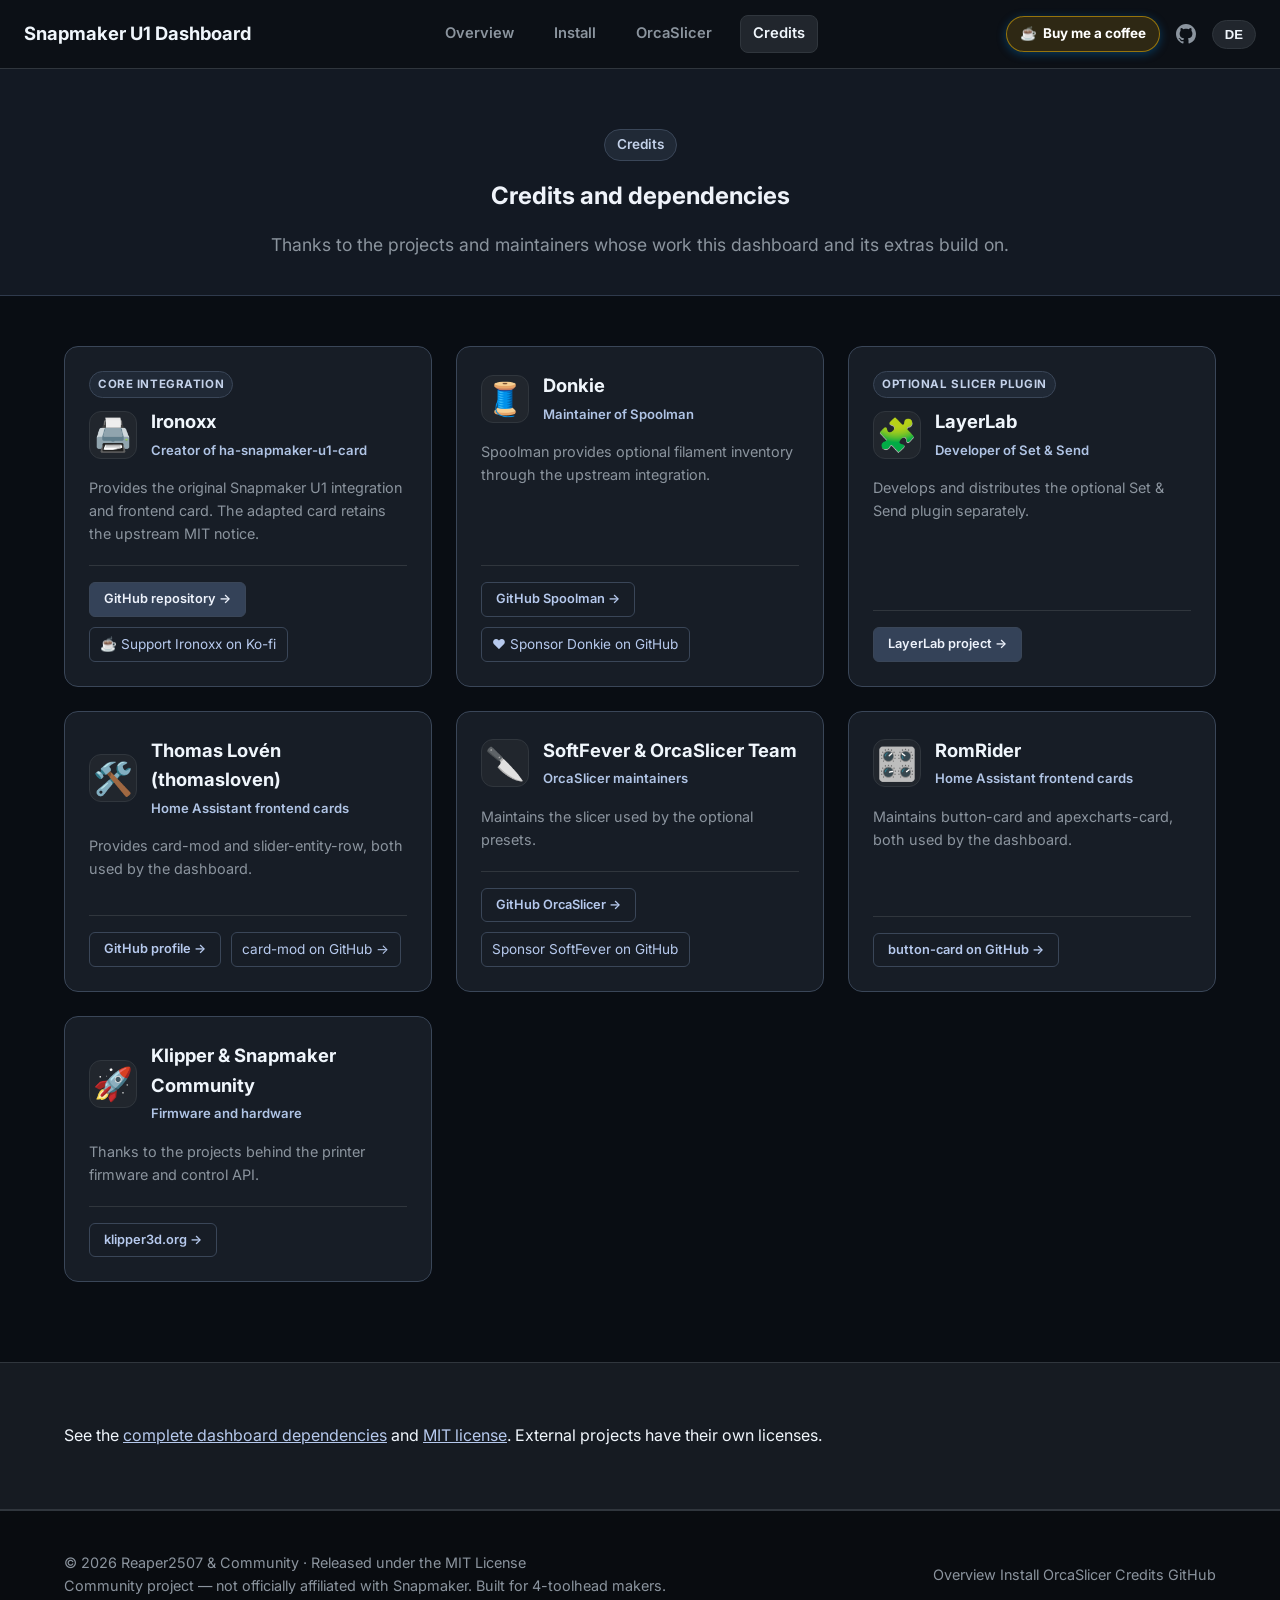
<file: docs/credits.html>
<!DOCTYPE html>
<html lang="en">
<head>
  <meta charset="UTF-8">
  <meta name="viewport" content="width=device-width, initial-scale=1.0">
  <title data-i18n="page-credits">Credits and dependencies · Snapmaker U1</title>
  <meta name="description" content="Acknowledgements, original creators, and dependencies for the Snapmaker U1 Home Assistant Community Hub by Reaper2507 (snapmaker-u1-homeassistant).">
  <meta name="author" content="Reaper2507">
  <link rel="canonical" href="https://reaper2507.github.io/snapmaker-u1-homeassistant/credits.html">
  <link rel="stylesheet" href="styles.css?v=20261111_04">
  <link rel="preconnect" href="https://fonts.googleapis.com">
  <link rel="preconnect" href="https://fonts.gstatic.com" crossorigin>
  <link href="https://fonts.googleapis.com/css2?family=Inter:wght@400;500;600;700;800&family=JetBrains+Mono:wght@400;600&display=swap" rel="stylesheet">
</head>
<body>
  <a href="#main-content" class="skip-link" data-i18n="skip-main">Skip to content</a>
  <!-- Header / Navigation -->
  <header class="site-header">
    <div class="container header-container">
      <a href="index.html" class="brand">

        <span class="brand-text">Snapmaker U1 Dashboard</span>
      </a>
      <nav class="nav-links" aria-label="Main navigation">
        <a href="index.html" class="nav-link" data-i18n="nav-home">Overview</a>
        <a href="install.html" class="nav-link" data-i18n="nav-install">Install</a>
        <a href="orcaslicer.html" class="nav-link" data-i18n="nav-orcaslicer">OrcaSlicer</a>
        <a href="credits.html" class="nav-link active" data-i18n="nav-credits" aria-current="page">Credits</a>
      </nav>
      <div class="header-actions">
        <a href="https://ko-fi.com/Reaper2507" target="_blank" rel="noopener noreferrer" class="header-coffee-btn" title="Support Reaper2507 on Ko-fi">
          <span aria-hidden="true">☕</span>
          <span data-i18n="header-coffee">Buy me a coffee</span>
        </a>
        <a href="https://github.com/Reaper2507/snapmaker-u1-homeassistant" target="_blank" rel="noopener noreferrer" class="github-link" aria-label="GitHub repository" title="GitHub Repo">
          <svg width="20" height="20" viewBox="0 0 24 24" fill="currentColor"><path d="M12 0C5.37 0 0 5.37 0 12c0 5.31 3.435 9.795 8.205 11.385.6.105.825-.255.825-.57 0-.285-.015-1.23-.015-2.235-3.015.555-3.795-.735-4.035-1.41-.135-.345-.72-1.41-1.23-1.695-.42-.225-1.02-.78-.015-.795.945-.015 1.62.87 1.845 1.23 1.08 1.815 2.805 1.305 3.495.99.105-.78.42-1.305.765-1.605-2.67-.3-5.46-1.335-5.46-5.925 0-1.305.465-2.385 1.23-3.225-.12-.3-.54-1.53.12-3.18 0 0 1.005-.315 3.3 1.23.96-.27 1.98-.405 3-.405s2.04.135 3 .405c2.295-1.56 3.3-1.23 3.3-1.23.66 1.65.24 2.88.12 3.18.765.84 1.23 1.905 1.23 3.225 0 4.605-2.805 5.625-5.475 5.925.435.375.81 1.095.81 2.22 0 1.605-.015 2.895-.015 3.3 0 .315.225.69.825.57A12.02 12.02 0 0024 12c0-6.63-5.37-12-12-12z"/></svg>
        </a>
        <button type="button" id="lang-toggle" aria-label="Auf Deutsch wechseln" class="lang-switch-btn" title="Sprache wechseln / Switch Language">
          <span id="current-lang-text">DE</span>
        </button>
      </div>
    </div>
  </header>
  <main id="main-content" tabindex="-1">

  <!-- Page Hero Banner -->
  <section class="page-banner">
    <div class="container">
      <div class="pill-badge" data-i18n="credits-banner-badge">Credits</div>
      <h1 data-i18n="credits-banner-title">Credits and dependencies</h1>
      <p class="banner-lead" data-i18n="credits-banner-lead">Thanks to the projects and maintainers whose work this dashboard and its extras build on.</p>
    </div>
  </section>

  <!-- Main Credits Grid -->
  <section class="credits-hall-section">
    <div class="container">
            <div class="credits-hall-grid">

        <!-- 1. Ironoxx (ha-snapmaker-u1-card) - HAUPT-IDEENGEBER GANZ LINKS OBEN! -->
        <div class="hall-card featured-hall-card">
          <div class="hall-badge" data-i18n="credit-primary">Core integration</div>
          <div class="hall-header">
            <div class="hall-avatar">🖨️</div>
            <div>
              <h3>Ironoxx</h3>
              <span class="hall-role" data-i18n="role-ironoxx">Creator of ha-snapmaker-u1-card</span>
            </div>
          </div>
          <p data-i18n="credit-detail-0" class="hall-desc">Provides the original Snapmaker U1 integration and frontend card. The adapted card retains the upstream MIT notice.</p>
          <div class="hall-actions">
            <a href="https://github.com/Ironoxx/ha-snapmaker-u1-card" target="_blank" rel="noopener noreferrer" class="btn btn-primary btn-sm" data-i18n="link-repo">GitHub repository →</a>
            <a href="https://ko-fi.com/ironoxx" target="_blank" rel="noopener noreferrer" class="coffee-link" title="Support Ironoxx on Ko-fi" data-i18n="link-ironoxx">☕ Support Ironoxx on Ko-fi</a>
          </div>
        </div>

        <!-- 2. Donkie (Spoolman) -->
        <div class="hall-card">
          <div class="hall-header">
            <div class="hall-avatar">🧵</div>
            <div>
              <h3>Donkie</h3>
              <span class="hall-role" data-i18n="role-donkie">Maintainer of Spoolman</span>
            </div>
          </div>
          <p data-i18n="credit-detail-1" class="hall-desc">Spoolman provides optional filament inventory through the upstream integration.</p>
          <div class="hall-actions">
            <a href="https://github.com/Donkie/Spoolman" target="_blank" rel="noopener noreferrer" class="btn btn-secondary btn-sm">GitHub Spoolman &rarr;</a>
            <a href="https://github.com/sponsors/Donkie" target="_blank" rel="noopener noreferrer" class="coffee-link" title="Sponsor Donkie on GitHub" data-i18n="link-donkie">❤️ Sponsor Donkie on GitHub</a>
          </div>
        </div>

        <!-- 3. LayerLab (Set & Send Plugin) -->
        <div class="hall-card">
          <div class="hall-badge" data-i18n="credit-plugin">Optional slicer plugin</div>
          <div class="hall-header">
            <div class="hall-avatar">🧩</div>
            <div>
              <h3>LayerLab</h3>
              <span class="hall-role" data-i18n="role-layerlab">Developer of Set &amp; Send</span>
            </div>
          </div>
          <p data-i18n="credit-detail-2" class="hall-desc">Develops and distributes the optional Set &amp; Send plugin separately.</p>
          <div class="hall-actions">
            <a href="https://layerlab.store/pages/set-and-send" target="_blank" rel="noopener noreferrer" class="btn btn-primary btn-sm" data-i18n="link-layer">LayerLab project →</a>

          </div>
        </div>

        <!-- 4. Thomas Lovén -->
        <div class="hall-card">
          <div class="hall-header">
            <div class="hall-avatar">🛠️</div>
            <div>
              <h3>Thomas Lovén (thomasloven)</h3>
              <span class="hall-role" data-i18n="role-thomas">Home Assistant frontend cards</span>
            </div>
          </div>
          <p data-i18n="credit-detail-3" class="hall-desc">Provides card-mod and slider-entity-row, both used by the dashboard.</p>
          <div class="hall-actions">
            <a href="https://github.com/thomasloven" target="_blank" rel="noopener noreferrer" class="btn btn-secondary btn-sm" data-i18n="link-profile">GitHub profile →</a>
            <a href="https://github.com/thomasloven/lovelace-card-mod" class="coffee-link" data-i18n="thomas-card">card-mod on GitHub →</a>
          </div>
        </div>

        <!-- 5. SoftFever & OrcaSlicer Team (Nach hinten verschoben) -->
        <div class="hall-card">
          <div class="hall-header">
            <div class="hall-avatar">🔪</div>
            <div>
              <h3>SoftFever & OrcaSlicer Team</h3>
              <span class="hall-role" data-i18n="role-orca">OrcaSlicer maintainers</span>
            </div>
          </div>
          <p data-i18n="credit-detail-4" class="hall-desc">Maintains the slicer used by the optional presets.</p>
          <div class="hall-actions">
            <a href="https://github.com/OrcaSlicer/OrcaSlicer" target="_blank" rel="noopener noreferrer" class="btn btn-secondary btn-sm">GitHub OrcaSlicer &rarr;</a>
            <a href="https://github.com/sponsors/SoftFever" target="_blank" rel="noopener noreferrer" class="coffee-link" title="Sponsor SoftFever on GitHub" data-i18n="link-orca">Sponsor SoftFever on GitHub</a>
          </div>
        </div>

        <!-- 6. RomRider -->
        <div class="hall-card">
          <div class="hall-header">
            <div class="hall-avatar">🎛️</div>
            <div>
              <h3>RomRider</h3>
              <span class="hall-role" data-i18n="role-rom">Home Assistant frontend cards</span>
            </div>
          </div>
          <p data-i18n="credit-detail-5" class="hall-desc">Maintains button-card and apexcharts-card, both used by the dashboard.</p>
          <div class="hall-actions">
            <a href="https://github.com/custom-cards/button-card" target="_blank" rel="noopener noreferrer" class="btn btn-secondary btn-sm" data-i18n="link-button">button-card on GitHub →</a>
          </div>
        </div>

        <!-- 8. Snapmaker & Klipper Community -->
        <div class="hall-card">
          <div class="hall-header">
            <div class="hall-avatar">🚀</div>
            <div>
              <h3>Klipper & Snapmaker Community</h3>
              <span class="hall-role" data-i18n="role-firmware">Firmware and hardware</span>
            </div>
          </div>
          <p data-i18n="credit-detail-6" class="hall-desc">Thanks to the projects behind the printer firmware and control API.</p>
          <div class="hall-actions">
            <a href="https://www.klipper3d.org" target="_blank" rel="noopener noreferrer" class="btn btn-secondary btn-sm">klipper3d.org &rarr;</a>
          </div>
        </div>

      </div>
    </div>
  </section>

<section class="features-section" id="dependencies"><div class="container"><p data-i18n="credit-deps">See the <a href="https://github.com/Reaper2507/snapmaker-u1-homeassistant/blob/main/homeassistant/README.md">complete dashboard dependencies</a> and <a href="https://github.com/Reaper2507/snapmaker-u1-homeassistant/blob/main/LICENSE">MIT license</a>. External projects have their own licenses.</p></div></section>
  </main>
  <!-- Footer -->
  <footer class="site-footer">
    <div class="container footer-content">
      <div class="footer-left">
        <p>© 2026 Reaper2507 & Community · Released under the <a href="https://github.com/Reaper2507/snapmaker-u1-homeassistant/blob/main/LICENSE" target="_blank" rel="noopener noreferrer">MIT License</a></p>
        <p class="footer-sub">Community project — not officially affiliated with Snapmaker. Built for 4-toolhead makers.</p>
      </div>
      <div class="footer-links">
        <a href="index.html" data-i18n="nav-home">Overview</a>
        <a href="install.html" data-i18n="nav-install">Install</a>
        <a href="orcaslicer.html" data-i18n="nav-orcaslicer">OrcaSlicer</a>
        <a href="credits.html" data-i18n="nav-credits">Credits</a>
        <a href="https://github.com/Reaper2507/snapmaker-u1-homeassistant" target="_blank" rel="noopener noreferrer">GitHub</a>
      </div>
    </div>
  </footer>

  <script src="app.js?v=20261112_01"></script>
</body>
</html>
</file>
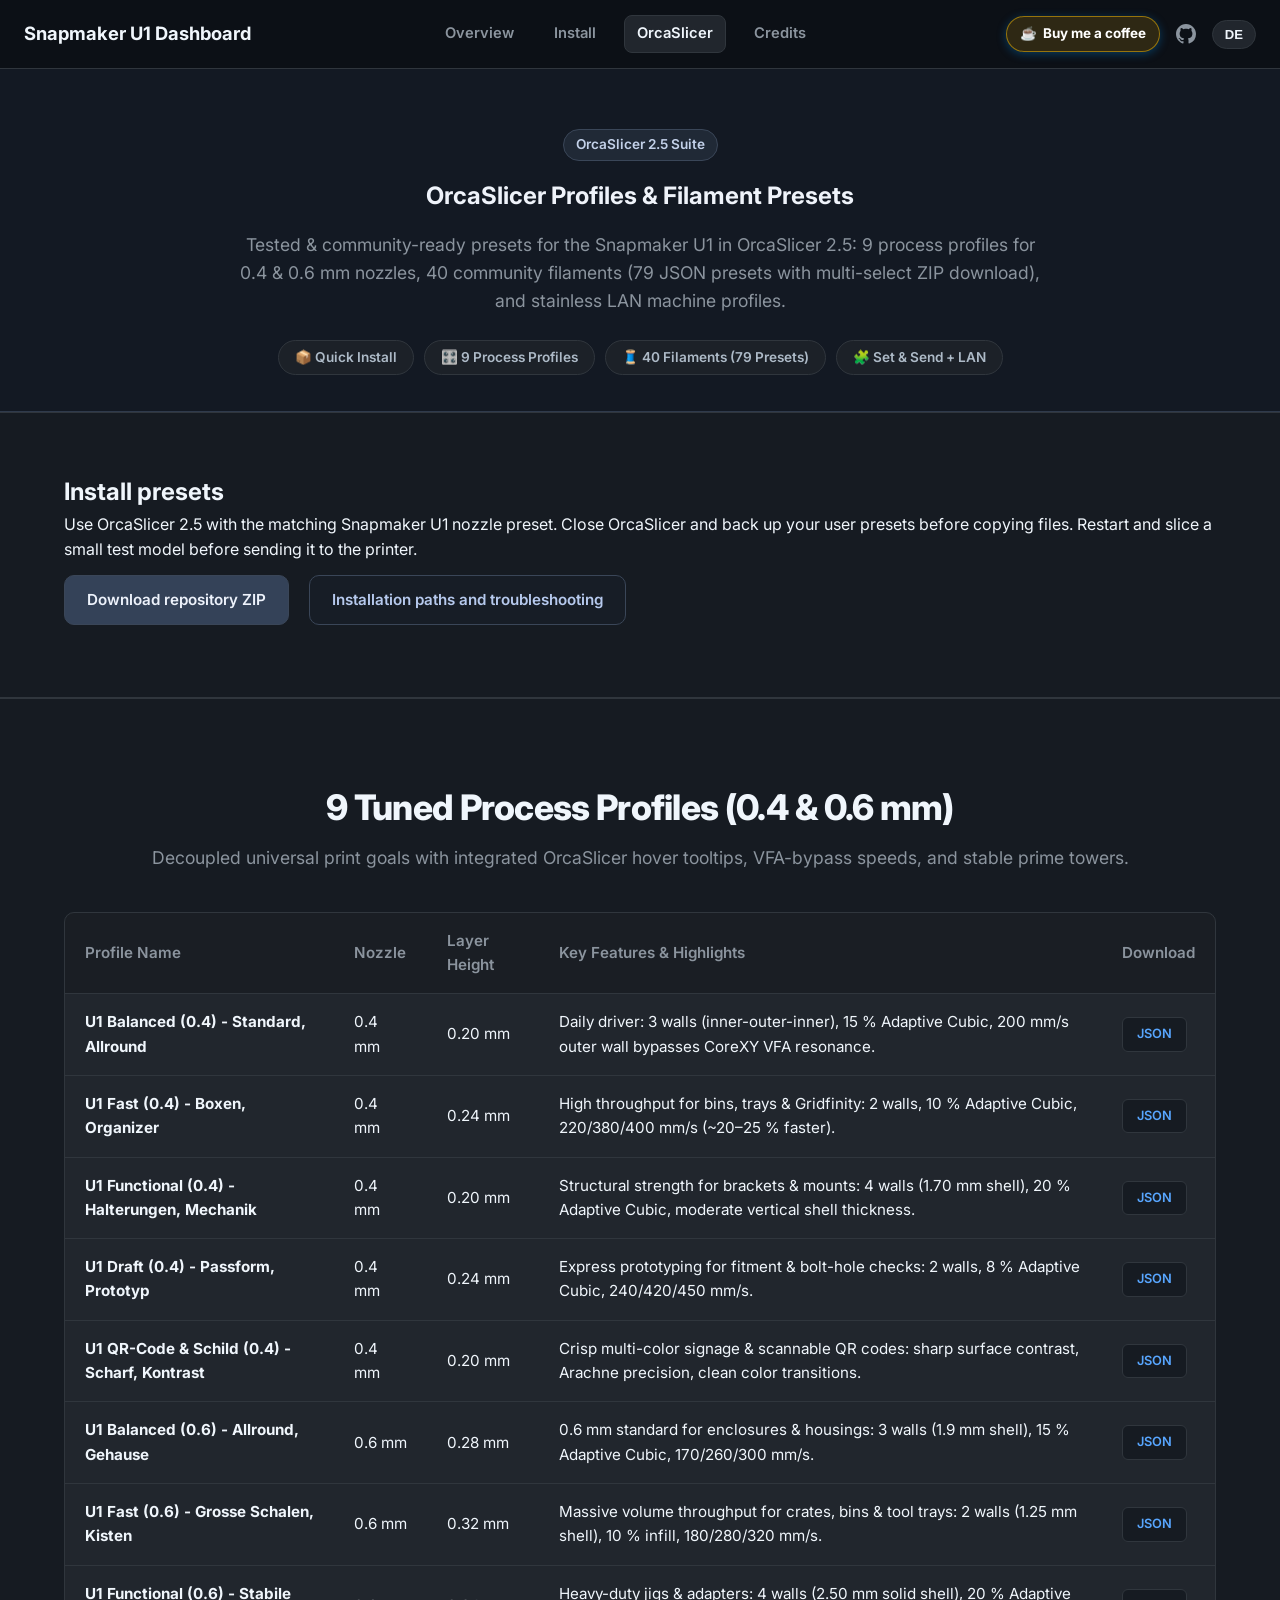
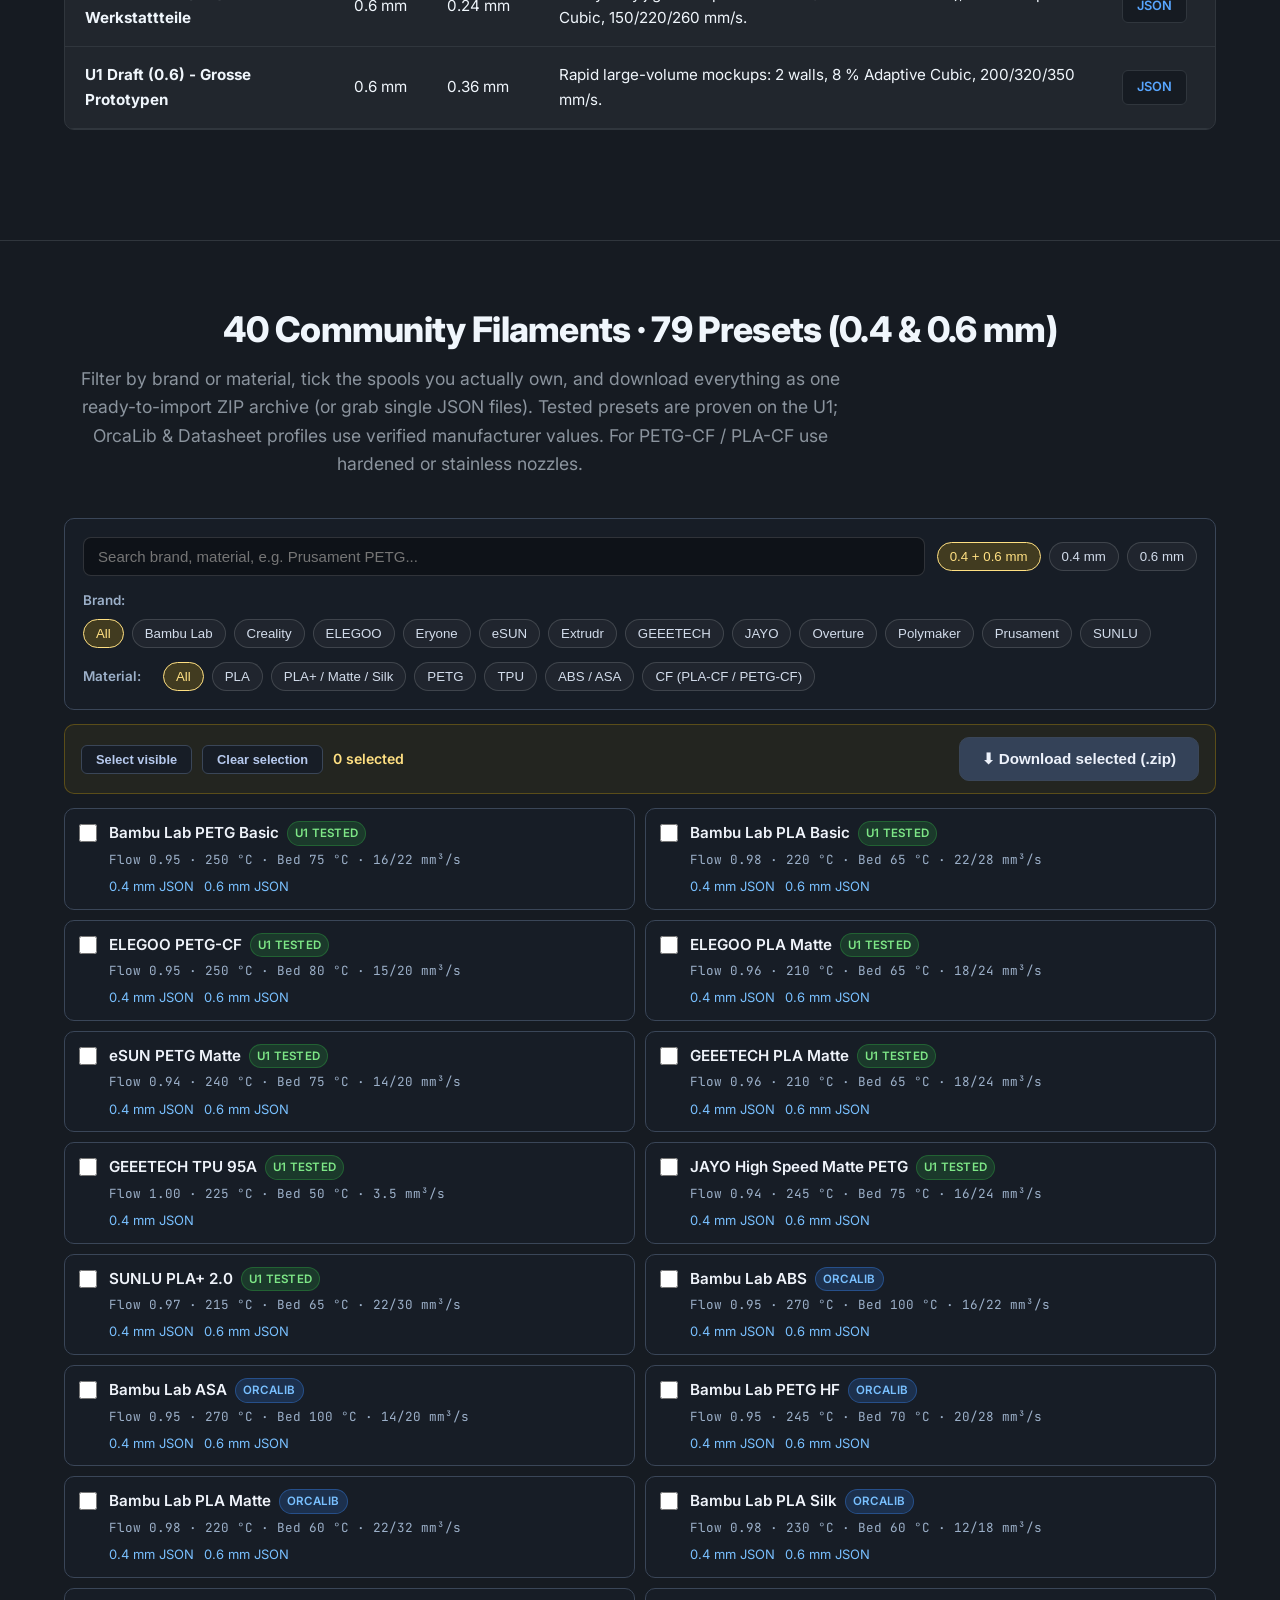
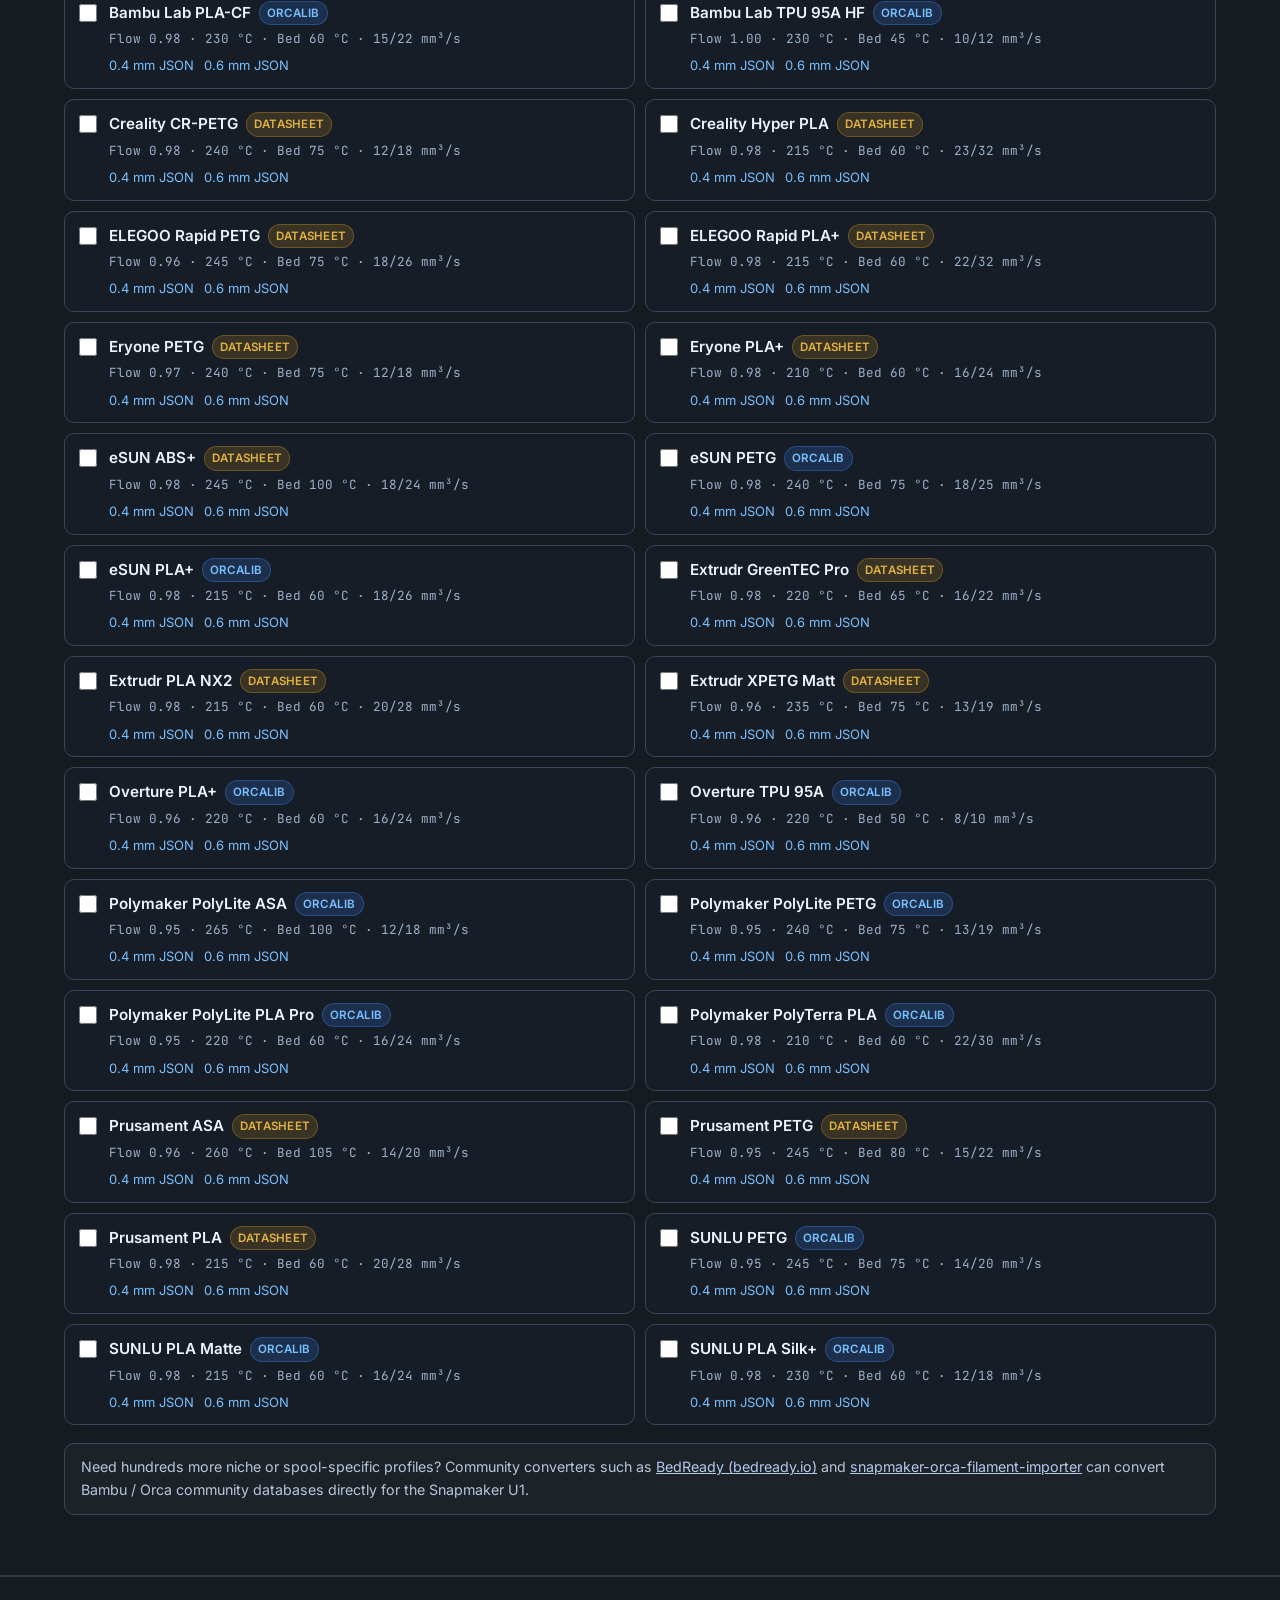
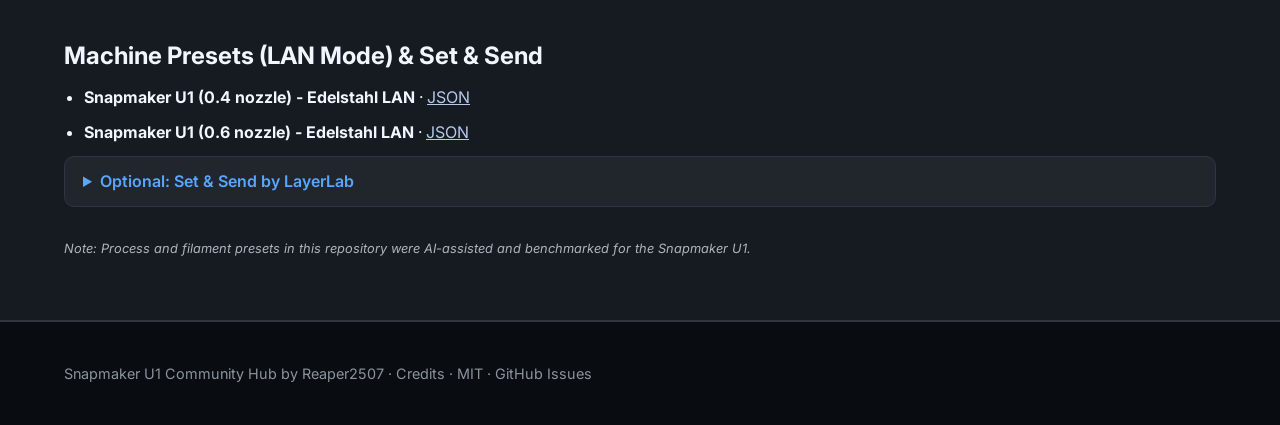
<file: docs/orcaslicer.html>
<!DOCTYPE html>
<html lang="en">
<head>
  <meta charset="UTF-8">
  <meta name="viewport" content="width=device-width, initial-scale=1.0">
  <title data-i18n="page-orcaslicer">Optional OrcaSlicer presets · Snapmaker U1</title>
  <meta name="description" content="Tuned OrcaSlicer 2.5 process profiles (0.4 &amp; 0.6 mm), 40 community filament presets (79 JSON files, selectable ZIP builder), and LAN machine profiles for the Snapmaker U1 4-toolhead 3D printer by Reaper2507.">
  <meta name="author" content="Reaper2507">
  <link rel="canonical" href="https://reaper2507.github.io/snapmaker-u1-homeassistant/orcaslicer.html">
  <link rel="stylesheet" href="styles.css?v=20261111_04">
  <link rel="preconnect" href="https://fonts.googleapis.com">
  <link rel="preconnect" href="https://fonts.gstatic.com" crossorigin>
  <link href="https://fonts.googleapis.com/css2?family=Inter:wght@400;500;600;700;800&family=JetBrains+Mono:wght@400;600&display=swap" rel="stylesheet">
</head>
<body>
  <a href="#main-content" class="skip-link" data-i18n="skip-main">Skip to content</a>

  <header class="site-header">
    <div class="container header-container">
      <a href="index.html" class="brand">
        <span class="brand-text">Snapmaker U1 Dashboard</span>
      </a>
      <nav class="nav-links" aria-label="Main navigation">
        <a href="index.html" class="nav-link" data-i18n="nav-home">Overview</a>
        <a href="install.html" class="nav-link" data-i18n="nav-install">Install</a>
        <a href="orcaslicer.html" class="nav-link active" data-i18n="nav-orcaslicer" aria-current="page">OrcaSlicer</a>
        <a href="credits.html" class="nav-link" data-i18n="nav-credits">Credits</a>
      </nav>
      <div class="header-actions">
        <a href="https://ko-fi.com/Reaper2507" target="_blank" rel="noopener noreferrer" class="header-coffee-btn" title="Support Reaper2507 on Ko-fi">
          <span aria-hidden="true">☕</span>
          <span data-i18n="header-coffee">Buy me a coffee</span>
        </a>
        <a href="https://github.com/Reaper2507/snapmaker-u1-homeassistant" target="_blank" rel="noopener noreferrer" class="github-link" aria-label="GitHub repository" title="GitHub Repo">
          <svg width="20" height="20" viewBox="0 0 24 24" fill="currentColor"><path d="M12 0C5.37 0 0 5.37 0 12c0 5.31 3.435 9.795 8.205 11.385.6.105.825-.255.825-.57 0-.285-.015-1.23-.015-2.235-3.015.555-3.795-.735-4.035-1.41-.135-.345-.72-1.41-1.23-1.695-.42-.225-1.02-.78-.015-.795.945-.015 1.62.87 1.845 1.23 1.08 1.815 2.805 1.305 3.495.99.105-.78.42-1.305.765-1.605-2.67-.3-5.46-1.335-5.46-5.925 0-1.305.465-2.385 1.23-3.225-.12-.3-.54-1.53.12-3.18 0 0 1.005-.315 3.3 1.23.96-.27 1.98-.405 3-.405s2.04.135 3 .405c2.295-1.56 3.3-1.23 3.3-1.23.66 1.65.24 2.88.12 3.18.765.84 1.23 1.905 1.23 3.225 0 4.605-2.805 5.625-5.475 5.925.435.375.81 1.095.81 2.22 0 1.605-.015 2.895-.015 3.3 0 .315.225.69.825.57A12.02 12.02 0 0024 12c0-6.63-5.37-12-12-12z"/></svg>
        </a>
        <button type="button" id="lang-toggle" aria-label="Auf Deutsch wechseln" class="lang-switch-btn" title="Sprache wechseln / Switch Language">
          <span id="current-lang-text">DE</span>
        </button>
      </div>
    </div>
  </header>

  <main id="main-content" tabindex="-1">
    <!-- Page Hero Banner -->
    <section class="page-banner">
      <div class="container">
        <div class="pill-badge" data-i18n="slicer-banner-badge">OrcaSlicer 2.5 Suite</div>
        <h1 data-i18n="slicer-banner-title">OrcaSlicer Profiles &amp; Filament Presets</h1>
        <p class="banner-lead" data-i18n="slicer-banner-lead">Tested &amp; community-ready presets for the Snapmaker U1 in OrcaSlicer 2.5: 9 process profiles for 0.4 &amp; 0.6 mm nozzles, 40 community filaments (79 JSON presets with multi-select ZIP download), and stainless LAN machine profiles.</p>
        <div class="quick-jump-bar">
          <a href="#install-slicer" class="jump-pill" data-i18n="jump-slicer-install">📦 Quick Install</a>
          <a href="#process-profiles" class="jump-pill" data-i18n="jump-profiles">🎛️ 9 Process Profiles</a>
          <a href="#filaments" class="jump-pill" data-i18n="jump-filaments">🧵 40 Filaments (79 Presets)</a>
          <a href="#set-and-send" class="jump-pill" data-i18n="jump-set-and-send">🧩 Set &amp; Send + LAN</a>
        </div>
      </div>
    </section>

    <!-- Installation Guide -->
    <section class="features-section" id="install-slicer">
      <div class="container">
        <h2 data-i18n="preset-install">Install presets</h2>
        <p data-i18n="preset-setup">Use OrcaSlicer 2.5 with the matching Snapmaker U1 nozzle preset. Close OrcaSlicer and back up your user presets before copying <code>process/</code>, <code>filament/</code> and <code>machine/</code> into <code>user/default/</code>. Restart and verify the sliced preview before printing.</p>
        <p class="extra-links">
          <a class="btn btn-primary" data-i18n="preset-zip" href="https://github.com/Reaper2507/snapmaker-u1-homeassistant/archive/refs/heads/main.zip">Download repository ZIP</a>
          <a class="btn btn-secondary" data-i18n="preset-doc" href="https://github.com/Reaper2507/snapmaker-u1-homeassistant/tree/main/orcaslicer" target="_blank" rel="noopener noreferrer">Installation paths &amp; README</a>
        </p>
      </div>
    </section>

    <!-- Process Profiles Table -->
    <section id="process-profiles" class="slicer-section">
      <div class="container">
        <div class="section-header">
          <h2 data-i18n="slicer-title">9 Tuned Process Profiles (0.4 &amp; 0.6 mm)</h2>
          <p data-i18n="slicer-subtitle">Decoupled universal print goals with integrated OrcaSlicer hover tooltips, VFA-bypass speeds, and stable prime towers.</p>
        </div>

        <div class="table-responsive">
          <table class="profile-table">
            <thead>
              <tr>
                <th data-i18n="th-profile">Profile Name</th>
                <th data-i18n="th-nozzle">Nozzle</th>
                <th data-i18n="th-layer">Layer Height</th>
                <th data-i18n="th-features">Key Features &amp; Highlights</th>
                <th data-i18n="th-action">Download</th>
              </tr>
            </thead>
            <tbody>
              <tr>
                <td><strong>U1 Balanced (0.4) - Standard, Allround</strong></td>
                <td>0.4 mm</td>
                <td>0.20 mm</td>
                <td data-i18n="proc-bal-04">Daily driver: 3 walls (inner-outer-inner), 15 % Adaptive Cubic, 200 mm/s outer wall bypasses CoreXY VFA resonance.</td>
                <td><a href="https://raw.githubusercontent.com/Reaper2507/snapmaker-u1-homeassistant/main/orcaslicer/process/U1%20Balanced%20(0.4)%20-%20Standard%2C%20Allround.json" download class="btn-sm">JSON</a></td>
              </tr>
              <tr>
                <td><strong>U1 Fast (0.4) - Boxen, Organizer</strong></td>
                <td>0.4 mm</td>
                <td>0.24 mm</td>
                <td data-i18n="proc-fast-04">High throughput for bins, trays &amp; Gridfinity: 2 walls, 10 % Adaptive Cubic, 220/380/400 mm/s (~20–25 % faster).</td>
                <td><a href="https://raw.githubusercontent.com/Reaper2507/snapmaker-u1-homeassistant/main/orcaslicer/process/U1%20Fast%20(0.4)%20-%20Boxen%2C%20Organizer.json" download class="btn-sm">JSON</a></td>
              </tr>
              <tr>
                <td><strong>U1 Functional (0.4) - Halterungen, Mechanik</strong></td>
                <td>0.4 mm</td>
                <td>0.20 mm</td>
                <td data-i18n="proc-func-04">Structural strength for brackets &amp; mounts: 4 walls (1.70 mm shell), 20 % Adaptive Cubic, moderate vertical shell thickness.</td>
                <td><a href="https://raw.githubusercontent.com/Reaper2507/snapmaker-u1-homeassistant/main/orcaslicer/process/U1%20Functional%20(0.4)%20-%20Halterungen%2C%20Mechanik.json" download class="btn-sm">JSON</a></td>
              </tr>
              <tr>
                <td><strong>U1 Draft (0.4) - Passform, Prototyp</strong></td>
                <td>0.4 mm</td>
                <td>0.24 mm</td>
                <td data-i18n="proc-draft-04">Express prototyping for fitment &amp; bolt-hole checks: 2 walls, 8 % Adaptive Cubic, 240/420/450 mm/s.</td>
                <td><a href="https://raw.githubusercontent.com/Reaper2507/snapmaker-u1-homeassistant/main/orcaslicer/process/U1%20Draft%20(0.4)%20-%20Passform%2C%20Prototyp.json" download class="btn-sm">JSON</a></td>
              </tr>
              <tr>
                <td><strong>U1 QR-Code &amp; Schild (0.4) - Scharf, Kontrast</strong></td>
                <td>0.4 mm</td>
                <td>0.20 mm</td>
                <td data-i18n="proc-qr-04">Crisp multi-color signage &amp; scannable QR codes: sharp surface contrast, Arachne precision, clean color transitions.</td>
                <td><a href="https://raw.githubusercontent.com/Reaper2507/snapmaker-u1-homeassistant/main/orcaslicer/process/U1%20QR-Code%20%26%20Schild%20(0.4)%20-%20Scharf%2C%20Kontrast.json" download class="btn-sm">JSON</a></td>
              </tr>
              <tr>
                <td><strong>U1 Balanced (0.6) - Allround, Gehause</strong></td>
                <td>0.6 mm</td>
                <td>0.28 mm</td>
                <td data-i18n="proc-bal-06">0.6 mm standard for enclosures &amp; housings: 3 walls (1.9 mm shell), 15 % Adaptive Cubic, 170/260/300 mm/s.</td>
                <td><a href="https://raw.githubusercontent.com/Reaper2507/snapmaker-u1-homeassistant/main/orcaslicer/process/U1%20Balanced%20(0.6)%20-%20Allround%2C%20Gehause.json" download class="btn-sm">JSON</a></td>
              </tr>
              <tr>
                <td><strong>U1 Fast (0.6) - Grosse Schalen, Kisten</strong></td>
                <td>0.6 mm</td>
                <td>0.32 mm</td>
                <td data-i18n="proc-fast-06">Massive volume throughput for crates, bins &amp; tool trays: 2 walls (1.25 mm shell), 10 % infill, 180/280/320 mm/s.</td>
                <td><a href="https://raw.githubusercontent.com/Reaper2507/snapmaker-u1-homeassistant/main/orcaslicer/process/U1%20Fast%20(0.6)%20-%20Grosse%20Schalen%2C%20Kisten.json" download class="btn-sm">JSON</a></td>
              </tr>
              <tr>
                <td><strong>U1 Functional (0.6) - Stabile Werkstattteile</strong></td>
                <td>0.6 mm</td>
                <td>0.24 mm</td>
                <td data-i18n="proc-func-06">Heavy-duty jigs &amp; adapters: 4 walls (2.50 mm solid shell), 20 % Adaptive Cubic, 150/220/260 mm/s.</td>
                <td><a href="https://raw.githubusercontent.com/Reaper2507/snapmaker-u1-homeassistant/main/orcaslicer/process/U1%20Functional%20(0.6)%20-%20Stabile%20Werkstattteile.json" download class="btn-sm">JSON</a></td>
              </tr>
              <tr>
                <td><strong>U1 Draft (0.6) - Grosse Prototypen</strong></td>
                <td>0.6 mm</td>
                <td>0.36 mm</td>
                <td data-i18n="proc-draft-06">Rapid large-volume mockups: 2 walls, 8 % Adaptive Cubic, 200/320/350 mm/s.</td>
                <td><a href="https://raw.githubusercontent.com/Reaper2507/snapmaker-u1-homeassistant/main/orcaslicer/process/U1%20Draft%20(0.6)%20-%20Grosse%20Prototypen.json" download class="btn-sm">JSON</a></td>
              </tr>
            </tbody>
          </table>
        </div>
      </div>
    </section>

    <!-- 40 Filaments / 79 Interactive Presets -->
    <section class="features-section" id="filaments">
      <div class="container">
        <div class="section-header">
          <h2 data-i18n="all-filaments">40 Community Filaments · 79 Presets (0.4 &amp; 0.6 mm)</h2>
          <p class="section-intro" data-i18n="filament-note">Filter by brand or material, tick the spools you actually own, and download everything as one ready-to-import ZIP archive (or grab single JSON files). Tested presets are proven on the U1; OrcaLib &amp; Datasheet profiles use verified manufacturer values. For PETG-CF / PLA-CF use hardened or stainless nozzles.</p>
        </div>

        <div class="filament-toolbar">
          <div class="filament-search-row">
            <input type="search" id="fil-search" class="filament-search-input" placeholder="Search brand, material, e.g. Prusament PETG..." aria-label="Search filaments">
            <div class="filament-nozzle-pills" id="fil-nozzle-pills" role="group" aria-label="Nozzle size">
              <button type="button" class="filter-pill active" data-nozzle="all" data-i18n="fil-nozzle-all">0.4 + 0.6 mm</button>
              <button type="button" class="filter-pill" data-nozzle="04">0.4 mm</button>
              <button type="button" class="filter-pill" data-nozzle="06">0.6 mm</button>
            </div>
          </div>

          <div class="filter-group">
            <span class="filter-label" data-i18n="fil-brand-lbl">Brand:</span>
            <div class="filter-pills" id="fil-brand-pills"></div>
          </div>

          <div class="filter-group">
            <span class="filter-label" data-i18n="fil-mat-lbl">Material:</span>
            <div class="filter-pills" id="fil-cat-pills"></div>
          </div>
        </div>

        <div class="picker-actions-bar">
          <div class="picker-select-controls">
            <button type="button" class="btn btn-secondary btn-sm" id="btn-fil-select-visible" data-i18n="fil-select-visible">Select visible</button>
            <button type="button" class="btn btn-secondary btn-sm" id="btn-fil-clear" data-i18n="fil-clear">Clear selection</button>
            <span class="picker-count" id="fil-selected-count">0 selected</span>
          </div>
          <div class="picker-download-controls">
            <span class="picker-status" id="fil-zip-status" aria-live="polite"></span>
            <button type="button" class="btn btn-primary" id="btn-download-zip" disabled data-i18n="fil-dl-zip">⬇ Download selected (.zip)</button>
          </div>
        </div>

        <div class="filament-picker-grid" id="filament-picker-grid" aria-live="polite"></div>

        <p class="community-tools-note" data-i18n="fil-ext-tools">
          Need hundreds more niche or spool-specific profiles? Community converters such as <a href="https://bedready.io/" target="_blank" rel="noopener noreferrer">BedReady (bedready.io)</a> and <a href="https://github.com/snapmaker-tools/snapmaker-orca-filament-importer" target="_blank" rel="noopener noreferrer">snapmaker-orca-filament-importer</a> can convert Bambu / Orca community databases directly for the Snapmaker U1.
        </p>
      </div>
    </section>

    <!-- LAN Machine Profiles & LayerLab Set & Send -->
    <section class="features-section" id="set-and-send">
      <div class="container">
        <h2 data-i18n="machine-title">Machine Presets (LAN Mode) &amp; Set &amp; Send</h2>
        <ul class="preset-list">
          <li><strong>Snapmaker U1 (0.4 nozzle) - Edelstahl LAN</strong> · <a href="https://raw.githubusercontent.com/Reaper2507/snapmaker-u1-homeassistant/main/orcaslicer/machine/Snapmaker%20U1%20(0.4%20nozzle)%20-%20Edelstahl%20LAN.json" download>JSON</a></li>
          <li><strong>Snapmaker U1 (0.6 nozzle) - Edelstahl LAN</strong> · <a href="https://raw.githubusercontent.com/Reaper2507/snapmaker-u1-homeassistant/main/orcaslicer/machine/Snapmaker%20U1%20(0.6%20nozzle)%20-%20Edelstahl%20LAN.json" download>JSON</a></li>
        </ul>
        <details>
          <summary data-i18n="set-send-title">Optional: Set &amp; Send by LayerLab</summary>
          <p data-i18n="set-send-desc">A separately distributed pre-print dialog for toolhead assignment and compatible printer options. Check plugin and firmware requirements with the author.</p>
          <a data-i18n="set-send-source" href="https://layerlab.store/pages/set-and-send" target="_blank" rel="noopener noreferrer">LayerLab documentation and download →</a>
        </details>
        <p style="margin-top: 2rem; font-size: 0.8rem; opacity: 0.7;"><em>Note: Process and filament presets in this repository were AI-assisted and benchmarked for the Snapmaker U1.</em></p>
      </div>
    </section>
  </main>

  <footer class="site-footer">
    <div class="container footer-content">
      <p>Snapmaker U1 Community Hub by <a href="https://github.com/Reaper2507">Reaper2507</a> · <a href="credits.html" data-i18n="nav-credits">Credits</a> · <a href="https://github.com/Reaper2507/snapmaker-u1-homeassistant/blob/main/LICENSE">MIT</a> · <a href="https://github.com/Reaper2507/snapmaker-u1-homeassistant/issues">GitHub Issues</a></p>
    </div>
  </footer>

  <script src="app.js?v=20261112_01"></script>
</body>
</html>
</file>
<file: docs/styles.css>
:root {
  --bg-color: #0d1117;
  --bg-surface: #161b22;
  --bg-card: #21262d;
  --bg-card-hover: #292f39;
  --border-color: #30363d;
  --text-main: #f0f6fc;
  --text-muted: #8b949e;
  --accent-primary: #ff6347;
  --accent-primary-hover: #ff7860;
  --accent-coffee: #ffc107;
  --accent-coffee-hover: #ffca2c;
  --accent-blue: #58a6ff;
  --radius-sm: 6px;
  --radius-md: 10px;
  --radius-lg: 16px;
  --font-sans: 'Inter', -apple-system, BlinkMacSystemFont, "Segoe UI", Roboto, sans-serif;
  --font-mono: 'JetBrains Mono', Consolas, monospace;
}

* {
  box-sizing: border-box;
  margin: 0;
  padding: 0;
}

body {
  background-color: var(--bg-color);
  color: var(--text-main);
  font-family: var(--font-sans);
  line-height: 1.6;
  -webkit-font-smoothing: antialiased;
}

.container {
  max-width: 1200px;
  margin: 0 auto;
  padding: 0 24px;
}

/* Header */
/* Header / Top Navigation */
.site-header {
  position: sticky;
  top: 0;
  z-index: 1000;
  background-color: rgba(13, 17, 23, 0.95);
  backdrop-filter: blur(12px);
  -webkit-backdrop-filter: blur(12px);
  border-bottom: 1px solid #30363d;
  width: 100%;
}

.header-container {
  display: flex;
  align-items: center;
  justify-content: space-between;
  min-height: 68px;
  padding: 10px 24px;
  gap: 16px;
  max-width: 1300px;
  margin: 0 auto;
}

.brand {
  display: flex;
  align-items: center;
  gap: 10px;
  text-decoration: none;
  color: #f0f6fc;
  font-weight: 700;
  font-size: 1.15rem;
  white-space: nowrap !important;
  flex-shrink: 0;
}

.brand-badge {
  background: #ff6347;
  color: #fff;
  font-size: 0.78rem;
  font-weight: 800;
  padding: 3px 8px;
  border-radius: 6px;
  letter-spacing: 0.04em;
  white-space: nowrap !important;
}

.brand-text {
  white-space: nowrap !important;
  font-size: 1.15rem;
}

.nav-links {
  display: flex;
  align-items: center;
  gap: 16px;
  flex-wrap: nowrap;
}

.nav-link {
  color: #8b949e;
  text-decoration: none;
  font-size: 0.92rem;
  font-weight: 600;
  white-space: nowrap !important;
  padding: 6px 12px;
  border-radius: 8px;
  transition: all 0.2s ease;
}

.nav-link:hover {
  color: #f0f6fc;
  background: rgba(255, 255, 255, 0.06);
}

.nav-link.active {
  color: #f0f6fc;
  background: #21262d;
  border: 1px solid #30363d;
}

.github-link {
  display: flex;
  align-items: center;
  color: #8b949e;
  padding: 6px;
  border-radius: 6px;
  transition: color 0.2s ease;
  flex-shrink: 0;
}

.github-link:hover {
  color: #f0f6fc;
}

.lang-switch-btn {
  display: inline-flex;
  align-items: center;
  gap: 6px;
  background: #21262d;
  color: #f0f6fc;
  border: 1px solid #30363d;
  padding: 6px 12px;
  border-radius: 99px;
  font-size: 0.82rem;
  font-weight: 600;
  cursor: pointer;
  white-space: nowrap !important;
  flex-shrink: 0;
  transition: all 0.2s ease;
}

.lang-switch-btn:hover {
  background: #30363d;
  border-color: #58a6ff;
}

.header-coffee-slot {
  display: flex;
  align-items: center;
  flex-shrink: 0;
  margin-left: 6px;
}

.header-kofi-badge {
  display: inline-flex;
  align-items: center;
  transition: transform 0.15s ease, filter 0.15s ease;
  text-decoration: none;
}

.header-kofi-badge:hover {
  transform: translateY(-1px);
  filter: brightness(1.08);
}

.header-kofi-badge img {
  display: block;
  height: 28px;
  width: auto;
  border-radius: 6px;
}

.btn-header-coffee {
  display: inline-flex;
  align-items: center;
  gap: 8px;
  background: #72A4F2;
  color: #0d1117 !important;
  text-decoration: none;
  padding: 6px 14px;
  border-radius: 6px;
  font-size: 0.88rem;
  font-weight: 700;
  white-space: nowrap !important;
  transition: all 0.15s ease;
}

.btn-header-coffee:hover {
  transform: translateY(-1px);
  filter: brightness(1.08);
}

.coffee-cup-icon {
  font-size: 1.1rem;
  line-height: 1;
}

.coffee-text-short {
  display: none;
}

@media (max-width: 1100px) {
  .nav-links {
    gap: 10px;
  }
  .nav-link {
    font-size: 0.86rem;
    padding: 5px 8px;
  }
  .coffee-text-full {
    display: none;
  }
  .coffee-text-short {
    display: inline;
  }
}

@media (max-width: 768px) {
  .header-container {
    flex-wrap: wrap;
    gap: 12px;
    padding: 10px 16px;
  }
  .nav-links {
    width: 100%;
    justify-content: space-between;
    overflow-x: auto;
    padding-bottom: 4px;
  }
}


/* Hero */
.hero-section {
  padding: 80px 0 60px;
}

.hero-container {
  display: grid;
  grid-template-columns: 1.1fr 1fr;
  gap: 48px;
  align-items: center;
}

.pill-badge {
  display: inline-block;
  background: rgba(255, 99, 71, 0.12);
  color: var(--accent-primary);
  border: 1px solid rgba(255, 99, 71, 0.3);
  padding: 4px 12px;
  border-radius: 999px;
  font-size: 0.85rem;
  font-weight: 600;
  margin-bottom: 16px;
}

.hero-title {
  font-size: clamp(2.4rem, 4.5vw, 3.4rem);
  font-weight: 800;
  line-height: 1.15;
  letter-spacing: -0.03em;
  margin-bottom: 20px;
}

.gradient-text {
  background: linear-gradient(135deg, #ff6347, #ff9f43);
  -webkit-background-clip: text;
  -webkit-text-fill-color: transparent;
}

.hero-lead {
  font-size: 1.15rem;
  color: var(--text-muted);
  line-height: 1.6;
  margin-bottom: 32px;
}

.hero-actions {
  display: flex;
  flex-wrap: wrap;
  gap: 14px;
}

.btn {
  display: inline-flex;
  align-items: center;
  gap: 8px;
  padding: 12px 22px;
  border-radius: var(--radius-md);
  font-weight: 600;
  font-size: 0.95rem;
  text-decoration: none;
  cursor: pointer;
  transition: transform 0.15s, background-color 0.2s;
}

.btn:active {
  transform: scale(0.98);
}

.btn-primary {
  background-color: var(--accent-primary);
  color: #fff;
}

.btn-primary:hover {
  background-color: var(--accent-primary-hover);
}

.btn-secondary {
  background-color: var(--bg-card);
  color: var(--text-main);
  border: 1px solid var(--border-color);
}

.btn-secondary:hover {
  background-color: var(--bg-card-hover);
}

.btn-coffee {
  background-color: #0070ba;
  color: #fff;
}

.btn-coffee:hover {
  background-color: #005ea6;
}

.preview-card {
  width: 100%;
  border-radius: var(--radius-lg);
  border: 1px solid var(--border-color);
  box-shadow: 0 20px 40px rgba(0, 0, 0, 0.45);
}

/* Features */
.features-section {
  padding: 60px 0;
  border-top: 1px solid var(--border-color);
  border-bottom: 1px solid var(--border-color);
  background-color: var(--bg-surface);
}

.features-grid {
  display: grid;
  grid-template-columns: repeat(auto-fit, minmax(240px, 1fr));
  gap: 24px;
}

.feature-card {
  background: var(--bg-card);
  padding: 24px;
  border-radius: var(--radius-md);
  border: 1px solid var(--border-color);
}

.feature-icon {
  font-size: 1.8rem;
  margin-bottom: 12px;
}

.feature-card h3 {
  font-size: 1.15rem;
  margin-bottom: 8px;
  font-weight: 700;
}

.feature-card p {
  color: var(--text-muted);
  font-size: 0.92rem;
  line-height: 1.5;
}

/* Gallery / Showcase */
.gallery-section {
  padding: 80px 0;
}

.section-header {
  text-align: center;
  margin-bottom: 40px;
}

.section-header h2 {
  font-size: 2.2rem;
  font-weight: 800;
  letter-spacing: -0.02em;
  margin-bottom: 8px;
}

.section-header p {
  color: var(--text-muted);
  font-size: 1.1rem;
}

.gallery-tabs {
  display: flex;
  justify-content: center;
  flex-wrap: wrap;
  gap: 10px;
  margin-bottom: 30px;
}

.tab-btn {
  background: var(--bg-surface);
  color: var(--text-muted);
  border: 1px solid var(--border-color);
  padding: 10px 18px;
  border-radius: 999px;
  font-weight: 600;
  font-size: 0.9rem;
  cursor: pointer;
  transition: all 0.2s;
}

.tab-content {
  display: none;
}

.tab-content.active {
  display: block;
}

.showcase-frame {
  background: var(--bg-surface);
  border: 1px solid var(--border-color);
  border-radius: var(--radius-lg);
  padding: 16px;
  text-align: center;
  max-width: 1050px;
  margin: 0 auto;
}

.showcase-frame img {
  width: 100%;
  border-radius: var(--radius-md);
  box-shadow: 0 10px 30px rgba(0,0,0,0.3);
}

.mobile-frame {
  max-width: 440px;
}

.caption {
  margin-top: 16px;
  font-size: 0.95rem;
  color: var(--text-muted);
}

/* Slicer Section */
.slicer-section {
  padding: 80px 0;
  background-color: var(--bg-surface);
  border-top: 1px solid var(--border-color);
}

.table-responsive {
  overflow-x: auto;
  border-radius: var(--radius-md);
  border: 1px solid var(--border-color);
  background: var(--bg-card);
  margin-bottom: 30px;
}

.profile-table {
  width: 100%;
  border-collapse: collapse;
  text-align: left;
  font-size: 0.95rem;
}

.profile-table th, .profile-table td {
  padding: 16px 20px;
  border-bottom: 1px solid var(--border-color);
}

.profile-table th {
  background: rgba(0, 0, 0, 0.2);
  color: var(--text-muted);
  font-weight: 600;
}

.btn-sm {
  background: var(--bg-surface);
  color: var(--accent-blue);
  border: 1px solid var(--border-color);
  padding: 6px 14px;
  border-radius: var(--radius-sm);
  font-size: 0.8rem;
  font-weight: 600;
  text-decoration: none;
  display: inline-block;
  transition: background 0.2s;
}

.btn-sm:hover {
  background: var(--bg-card-hover);
  border-color: var(--accent-blue);
}

.callout-box {
  background: var(--bg-card);
  border-left: 4px solid var(--accent-blue);
  padding: 20px 24px;
  border-radius: 0 var(--radius-md) var(--radius-md) 0;
}

.callout-box h4 {
  font-size: 1.05rem;
  margin-bottom: 6px;
}

.callout-box p {
  color: var(--text-muted);
  font-size: 0.95rem;
  margin-bottom: 10px;
}

.callout-box code {
  background: #0d1117;
  padding: 4px 10px;
  border-radius: 4px;
  font-family: var(--font-mono);
  font-size: 0.85rem;
  color: var(--accent-primary);
}

/* Steps */
.install-section {
  padding: 80px 0;
}

.steps-container {
  display: flex;
  flex-direction: column;
  gap: 24px;
  max-width: 850px;
  margin: 0 auto;
}

.step-card {
  display: flex;
  gap: 20px;
  background: var(--bg-surface);
  padding: 24px 28px;
  border-radius: var(--radius-lg);
  border: 1px solid var(--border-color);
}

.step-number {
  flex-shrink: 0;
  width: 44px;
  height: 44px;
  border-radius: 50%;
  background: var(--accent-primary);
  color: #fff;
  font-weight: 800;
  font-size: 1.2rem;
  display: flex;
  align-items: center;
  justify-content: center;
}

.step-body h3 {
  font-size: 1.2rem;
  margin-bottom: 8px;
}

.step-body p {
  color: var(--text-muted);
  font-size: 0.95rem;
  margin-bottom: 14px;
}

.tag-list {
  display: flex;
  flex-wrap: wrap;
  gap: 8px;
  list-style: none;
}

.tag-list li code {
  background: var(--bg-card);
  padding: 5px 10px;
  border-radius: var(--radius-sm);
  font-family: var(--font-mono);
  font-size: 0.85rem;
  color: var(--accent-blue);
  border: 1px solid var(--border-color);
}

.code-pill-list {
  display: flex;
  flex-wrap: wrap;
  gap: 8px;
  margin-bottom: 12px;
}

.code-pill-list span code {
  background: var(--bg-card);
  padding: 5px 12px;
  border-radius: var(--radius-sm);
  font-family: var(--font-mono);
  font-size: 0.85rem;
  border: 1px solid var(--border-color);
}

.sub-text {
  font-size: 0.88rem !important;
  color: var(--text-muted);
}

details {
  background: var(--bg-card);
  border: 1px solid var(--border-color);
  border-radius: var(--radius-md);
  padding: 12px 18px;
  margin-top: 10px;
}

summary {
  cursor: pointer;
  font-weight: 600;
  color: var(--accent-blue);
  outline: none;
}

.details-content {
  margin-top: 14px;
  border-top: 1px solid var(--border-color);
  padding-top: 14px;
}

/* Coffee / Sponsor */
.coffee-section {
  padding: 80px 0;
  background: linear-gradient(180deg, var(--bg-surface) 0%, var(--bg-color) 100%);
  border-top: 1px solid var(--border-color);
  border-bottom: 1px solid var(--border-color);
}

.coffee-card {
  max-width: 680px;
  margin: 0 auto;
  text-align: center;
  background: #0d1117;
  border: 1px solid #30363d;
  padding: 32px 24px;
  border-radius: var(--radius-md);
}

.coffee-icon {
  display: none;
}

.coffee-card h2 {
  font-size: 1.5rem;
  font-weight: 700;
  margin-bottom: 8px;
  color: #f0f6fc;
}

.coffee-lead {
  font-size: 0.95rem;
  color: #8b949e;
  line-height: 1.6;
  margin-bottom: 20px;
}

.btn-coffee-large {
  display: inline-flex;
  align-items: center;
  gap: 8px;
  background: transparent;
  color: #f0f6fc;
  padding: 0;
  border-radius: 6px;
  text-decoration: none;
  transition: transform 0.15s ease, filter 0.15s ease;
}

.btn-coffee-large:hover {
  transform: translateY(-1px);
  filter: brightness(1.08);
}

.coffee-note {
  margin-top: 20px;
  font-size: 0.85rem;
  color: var(--text-muted);
  font-style: italic;
}

/* Credits */
.credits-section {
  padding: 80px 0;
}

.credits-grid {
  display: grid;
  grid-template-columns: repeat(auto-fit, minmax(280px, 1fr));
  gap: 24px;
}

.credit-item {
  background: var(--bg-surface);
  border: 1px solid var(--border-color);
  padding: 24px;
  border-radius: var(--radius-md);
}

.credit-item h4 {
  font-size: 1.1rem;
  margin-bottom: 8px;
}

.credit-item p {
  color: var(--text-muted);
  font-size: 0.9rem;
  line-height: 1.5;
  margin-bottom: 12px;
}

.credit-item a {
  color: var(--accent-blue);
  text-decoration: none;
  font-size: 0.85rem;
  font-weight: 600;
}

.credit-item a:hover {
  text-decoration: underline;
}

/* Footer */
.site-footer {
  border-top: 1px solid var(--border-color);
  padding: 40px 0;
  background: #090c10;
  font-size: 0.9rem;
  color: var(--text-muted);
}

.footer-content {
  display: flex;
  justify-content: space-between;
  align-items: center;
  flex-wrap: wrap;
  gap: 16px;
}

.footer-content a {
  color: var(--text-muted);
  text-decoration: none;
}

.footer-content a:hover {
  color: var(--text-main);
}

/* Responsive */
@media (max-width: 900px) {
  .hero-container {
    grid-template-columns: 1fr;
    text-align: center;
  }
  .hero-actions {
    justify-content: center;
  }
  .header-container {
    height: auto;
    padding: 16px 0;
    flex-direction: column;
    gap: 14px;
  }
}


/* Operator Guide & FAQ */
.guide-section {
  padding: 80px 0;
  border-top: 1px solid var(--border-color);
  background-color: var(--bg-surface);
}

.guide-grid {
  display: grid;
  grid-template-columns: repeat(auto-fit, minmax(320px, 1fr));
  gap: 28px;
  margin-bottom: 40px;
}

.guide-card {
  background: var(--bg-card);
  border: 1px solid var(--border-color);
  border-radius: var(--radius-lg);
  padding: 30px;
  position: relative;
  overflow: hidden;
}

.guide-card::before {
  content: '';
  position: absolute;
  top: 0;
  left: 0;
  right: 0;
  height: 4px;
  background: var(--accent-primary);
}

.guide-card.card-blue::before {
  background: var(--accent-blue);
}

.guide-card-header {
  display: flex;
  align-items: center;
  gap: 12px;
  margin-bottom: 16px;
}

.guide-card-header h3 {
  font-size: 1.35rem;
  font-weight: 700;
}

.guide-punchline {
  background: rgba(255, 99, 71, 0.1);
  color: var(--accent-primary);
  border-radius: var(--radius-sm);
  padding: 8px 12px;
  font-size: 0.9rem;
  font-weight: 600;
  margin-bottom: 20px;
  display: inline-block;
}

.card-blue .guide-punchline {
  background: rgba(88, 166, 255, 0.1);
  color: var(--accent-blue);
}

.guide-steps {
  display: flex;
  flex-direction: column;
  gap: 16px;
  margin-bottom: 22px;
}

.guide-step-item {
  display: flex;
  gap: 12px;
}

.guide-step-item strong {
  color: var(--text-main);
  min-width: 130px;
  flex-shrink: 0;
  font-size: 0.92rem;
}

.guide-step-item p {
  color: var(--text-muted);
  font-size: 0.92rem;
  line-height: 1.5;
}

.guide-pro-tip {
  background: var(--bg-surface);
  border: 1px solid var(--border-color);
  border-radius: var(--radius-md);
  padding: 14px 16px;
  font-size: 0.88rem;
  color: var(--text-muted);
  line-height: 1.5;
}

.guide-pro-tip strong {
  color: var(--accent-coffee);
}

.faq-container {
  max-width: 900px;
  margin: 0 auto;
  display: flex;
  flex-direction: column;
  gap: 12px;
}

.faq-container details {
  background: var(--bg-card);
  border: 1px solid var(--border-color);
  border-radius: var(--radius-md);
  padding: 14px 20px;
}

.faq-container summary {
  font-weight: 600;
  color: var(--text-main);
  font-size: 1rem;
  list-style: none;
  display: flex;
  justify-content: space-between;
  align-items: center;
}

.faq-container summary::-webkit-details-marker {
  display: none;
}

.faq-container summary::after {
  content: '＋';
  color: var(--accent-blue);
  font-size: 1.2rem;
  transition: transform 0.2s;
}

.faq-container details[open] summary::after {
  content: '－';
}

.faq-container .details-content {
  margin-top: 12px;
  padding-top: 12px;
  border-top: 1px solid var(--border-color);
  color: var(--text-muted);
  font-size: 0.94rem;
  line-height: 1.6;
}

/* Header Coffee CTA Button (Permanent Top Right) */
.header-coffee-btn {
  display: inline-flex;
  align-items: center;
  gap: 8px;
  background: linear-gradient(135deg, #0070ba 0%, #005ea6 100%);
  color: #ffffff !important;
  padding: 8px 18px;
  border-radius: 999px;
  font-size: 0.88rem;
  font-weight: 700;
  text-decoration: none;
  box-shadow: 0 2px 10px rgba(0, 112, 186, 0.45);
  border: 1px solid rgba(255, 255, 255, 0.2);
  transition: transform 0.15s ease, box-shadow 0.2s ease, background 0.2s ease;
  white-space: nowrap;
  margin-left: 6px;
}

.header-coffee-btn:hover {
  transform: translateY(-2px);
  box-shadow: 0 4px 18px rgba(0, 112, 186, 0.7);
  background: linear-gradient(135deg, #007acb 0%, #0068b5 100%);
}

.header-coffee-btn .coffee-icon {
  font-size: 1.15rem;
  line-height: 1;
}

.header-coffee-btn .coffee-text-short {
  display: none;
}

@media (max-width: 768px) {
  .header-coffee-btn {
    padding: 6px 12px;
    font-size: 0.82rem;
  }
}

@media (max-width: 580px) {
  .header-coffee-btn .coffee-text-full {
    display: none;
  }
  .header-coffee-btn .coffee-text-short {
    display: inline;
  }
}

/* Browser Mockup & Interactive Scrollable Frame */

/* Clean Screenshot Card (No fake browser address bar) */
.screenshot-card {
  background: #0d1117;
  border: 1px solid #30363d;
  border-radius: var(--radius-md);
  overflow: hidden;
  max-width: 1080px;
  margin: 0 auto;
}

.screenshot-header {
  display: flex;
  align-items: center;
  justify-content: space-between;
  padding: 10px 18px;
  background: #161b22;
  border-bottom: 1px solid #30363d;
  gap: 12px;
}

.screenshot-hint {
  font-size: 0.82rem;
  color: #8b949e;
}

.screenshot-viewport {
  width: 100%;
  max-height: 720px;
  overflow-y: auto;
  background: #010409;
}

.screenshot-viewport img {
  width: 100%;
  height: auto;
  display: block;
}

.browser-mockup {
  background: var(--bg-surface);
  border: 1px solid var(--border-color);
  border-radius: var(--radius-lg);
  overflow: hidden;
  box-shadow: 0 20px 50px rgba(0, 0, 0, 0.55);
  max-width: 1080px;
  margin: 0 auto;
}

.browser-topbar {
  display: flex;
  align-items: center;
  justify-content: space-between;
  padding: 10px 18px;
  background: #1c2128;
  border-bottom: 1px solid var(--border-color);
  gap: 12px;
  flex-wrap: wrap;
}

.browser-dots {
  display: flex;
  align-items: center;
  gap: 8px;
}

.dot {
  width: 12px;
  height: 12px;
  border-radius: 50%;
  display: inline-block;
}

.dot-red { background: #ff5f56; }
.dot-yellow { background: #ffbd2e; }
.dot-green { background: #27c93f; }

.browser-address {
  display: flex;
  align-items: center;
  gap: 8px;
  background: #0d1117;
  border: 1px solid var(--border-color);
  padding: 6px 14px;
  border-radius: var(--radius-sm);
  color: var(--text-muted);
  font-family: var(--font-mono);
  font-size: 0.82rem;
  flex: 1;
  max-width: 480px;
}

.browser-actions {
  display: flex;
  align-items: center;
  gap: 8px;
}

.mockup-btn {
  background: var(--bg-card);
  color: var(--text-main);
  border: 1px solid var(--border-color);
  padding: 6px 12px;
  border-radius: var(--radius-sm);
  font-size: 0.82rem;
  font-weight: 600;
  cursor: pointer;
  transition: all 0.2s;
  display: inline-flex;
  align-items: center;
  gap: 5px;
}

.mockup-btn:hover {
  background: var(--bg-card-hover);
  border-color: var(--accent-blue);
  color: var(--accent-blue);
}

.mockup-btn-tour {
  background: rgba(88, 166, 255, 0.12);
  border-color: rgba(88, 166, 255, 0.4);
  color: var(--accent-blue);
}

.mockup-btn-tour:hover {
  background: var(--accent-blue);
  color: #fff;
}

.browser-viewport {
  height: 600px;
  max-height: 72vh;
  overflow-y: auto;
  scroll-behavior: smooth;
  background: #0d1117;
  position: relative;
}

/* Sleek custom scrollbar */
.browser-viewport::-webkit-scrollbar {
  width: 10px;
}

.browser-viewport::-webkit-scrollbar-track {
  background: #161b22;
}

.browser-viewport::-webkit-scrollbar-thumb {
  background: #30363d;
  border-radius: 5px;
}

.browser-viewport::-webkit-scrollbar-thumb:hover {
  background: var(--accent-primary);
}

.full-dashboard-img {
  width: 100%;
  display: block;
  height: auto;
}

.browser-footer {
  padding: 10px 18px;
  background: #161b22;
  border-top: 1px solid var(--border-color);
  font-size: 0.85rem;
  color: var(--text-muted);
  text-align: center;
}

/* Photo Showcase Container */
.photo-showcase-container {
  max-width: 900px;
  margin: 0 auto;
}

.photo-controls {
  display: flex;
  justify-content: center;
  gap: 12px;
  margin-bottom: 20px;
}

.photo-toggle-btn {
  background: var(--bg-surface);
  color: var(--text-muted);
  border: 1px solid var(--border-color);
  padding: 10px 20px;
  border-radius: 999px;
  font-size: 0.95rem;
  font-weight: 600;
  cursor: pointer;
  transition: all 0.2s;
}

.photo-display-frame {
  background: var(--bg-surface);
  border: 1px solid var(--border-color);
  border-radius: var(--radius-lg);
  padding: 16px;
  text-align: center;
}

.photo-display-frame img {
  width: 100%;
  max-height: 540px;
  object-fit: contain;
  border-radius: var(--radius-md);
  box-shadow: 0 10px 30px rgba(0, 0, 0, 0.4);
}

/* Mobile Phone Mockup */
.mobile-phone-mockup {
  max-width: 410px;
  margin: 0 auto;
  background: #161b22;
  border: 8px solid #2d333b;
  border-radius: 36px;
  box-shadow: 0 20px 45px rgba(0, 0, 0, 0.6);
  overflow: hidden;
  position: relative;
  padding-top: 18px;
}

.mobile-phone-speaker {
  width: 60px;
  height: 5px;
  background: #444c56;
  border-radius: 99px;
  margin: 0 auto 14px;
}

.mobile-viewport {
  height: 560px;
  overflow-y: auto;
  scroll-behavior: smooth;
  background: #0d1117;
}

.mobile-viewport::-webkit-scrollbar {
  width: 6px;
}

.mobile-viewport::-webkit-scrollbar-thumb {
  background: #30363d;
  border-radius: 3px;
}

.mobile-viewport img {
  width: 100%;
  display: block;
}

/* Cutaway View Switcher */
.cutaway-toggle-bar {
  display: flex;
  gap: 10px;
  justify-content: center;
  margin-bottom: 16px;
  flex-wrap: wrap;
}

.cutaway-toggle-btn {
  background: #1c2128;
  border: 1px solid #30363d;
  color: #adbac7;
  padding: 8px 16px;
  border-radius: 20px;
  font-size: 0.88rem;
  font-weight: 600;
  cursor: pointer;
  transition: all 0.2s ease;
}

.cutaway-toggle-btn:hover {
  background: #2d333b;
  color: #f0f6fc;
}

/* Tools & Material Deep Dive */
.telemetry-section {
  padding: 80px 0;
  background: linear-gradient(180deg, #0d1117 0%, #161b22 100%);
  border-top: 1px solid #30363d;
  border-bottom: 1px solid #30363d;
}

.telemetry-grid {
  display: grid;
  grid-template-columns: 1fr 1.2fr;
  gap: 36px;
  align-items: start;
  margin-top: 36px;
}

.telemetry-preview-card {
  background: #161b22;
  border: 1px solid #30363d;
  border-radius: 16px;
  padding: 20px;
  box-shadow: 0 16px 36px rgba(0, 0, 0, 0.4);
  position: sticky;
  top: 90px;
}

.preview-mode-switch {
  display: flex;
  gap: 8px;
  margin-bottom: 16px;
  background: #0d1117;
  padding: 4px;
  border-radius: 10px;
  border: 1px solid #30363d;
}

.preview-btn {
  flex: 1;
  background: transparent;
  border: none;
  color: #8b949e;
  padding: 8px 14px;
  border-radius: 8px;
  font-size: 0.85rem;
  font-weight: 600;
  cursor: pointer;
  transition: all 0.2s ease;
}

.preview-image-wrapper {
  background: #0d1117;
  border-radius: 12px;
  overflow: hidden;
  border: 1px solid #21262d;
}

.telemetry-img {
  width: 100%;
  display: block;
  border-radius: 8px;
  transition: opacity 0.25s ease;
}

.preview-caption {
  margin-top: 14px;
  font-size: 0.88rem;
  color: #8b949e;
  line-height: 1.5;
  text-align: center;
}

.telemetry-features {
  display: flex;
  flex-direction: column;
  gap: 18px;
}

.telemetry-feat-item {
  display: flex;
  gap: 16px;
  background: #161b22;
  border: 1px solid #30363d;
  border-radius: 14px;
  padding: 18px;
  transition: transform 0.2s ease, border-color 0.2s ease;
}

.telemetry-feat-item:hover {
  transform: translateY(-2px);
  border-color: #58a6ff;
}

.telemetry-feat-item.highlight-feat {
  border-color: rgba(255, 99, 71, 0.5);
  background: linear-gradient(135deg, #161b22 0%, rgba(255, 99, 71, 0.08) 100%);
}

.feat-icon-box {
  width: 44px;
  height: 44px;
  background: #21262d;
  border-radius: 10px;
  display: flex;
  align-items: center;
  justify-content: center;
  font-size: 1.4rem;
  flex-shrink: 0;
  border: 1px solid #30363d;
}

.highlight-feat .feat-icon-box {
  background: rgba(255, 99, 71, 0.15);
  border-color: rgba(255, 99, 71, 0.4);
}

.feat-content h4 {
  margin: 0 0 6px 0;
  font-size: 1.05rem;
  font-weight: 650;
  color: #f0f6fc;
}

.feat-content p {
  margin: 0;
  font-size: 0.92rem;
  color: #8b949e;
  line-height: 1.55;
}

/* Fertigdruck-Fanfare & Licht Automations Section */
.automations-section {
  padding: 80px 0;
  background: #0d1117;
}

.badge-fanfare {
  background: rgba(210, 153, 34, 0.15);
  border: 1px solid rgba(210, 153, 34, 0.4);
  color: #d29922;
}

.fanfare-card-grid {
  display: grid;
  grid-template-columns: 1fr 1fr;
  gap: 32px;
  margin-top: 36px;
  align-items: start;
}

.fanfare-info-card {
  background: #161b22;
  border: 1px solid #30363d;
  border-radius: 16px;
  padding: 28px;
  box-shadow: 0 16px 36px rgba(0, 0, 0, 0.3);
}

.fanfare-badge-row {
  display: flex;
  gap: 8px;
  flex-wrap: wrap;
  margin-bottom: 20px;
}

.fanfare-pill {
  background: #21262d;
  border: 1px solid #30363d;
  color: #adbac7;
  padding: 4px 10px;
  border-radius: 99px;
  font-size: 0.8rem;
  font-weight: 600;
}

.fanfare-pill code {
  color: #ff6347;
  background: transparent;
  padding: 0;
}

.fanfare-info-card h3 {
  margin: 0 0 16px 0;
  font-size: 1.25rem;
  color: #f0f6fc;
}

.fanfare-feature-list {
  list-style: none;
  padding: 0;
  margin: 0 0 24px 0;
  display: flex;
  flex-direction: column;
  gap: 14px;
}

.fanfare-feature-list li {
  font-size: 0.93rem;
  line-height: 1.55;
  color: #8b949e;
}

.fanfare-feature-list li strong {
  color: #f0f6fc;
  display: block;
  margin-bottom: 2px;
}

.prerequisites-box {
  background: #0d1117;
  border: 1px solid #30363d;
  border-radius: 12px;
  padding: 18px;
}

.prerequisites-box h4 {
  margin: 0 0 14px 0;
  font-size: 0.95rem;
  color: #f0f6fc;
}

.prereq-item {
  display: flex;
  gap: 12px;
  margin-bottom: 12px;
  font-size: 0.88rem;
  line-height: 1.45;
  color: #8b949e;
}

.prereq-item:last-child {
  margin-bottom: 0;
}

.prereq-item span:first-child {
  font-size: 1.2rem;
  flex-shrink: 0;
}

.prereq-item strong {
  color: #c9d1d9;
}

.fanfare-yaml-card {
  background: #161b22;
  border: 1px solid #30363d;
  border-radius: 16px;
  overflow: hidden;
  display: flex;
  flex-direction: column;
  box-shadow: 0 16px 36px rgba(0, 0, 0, 0.4);
}

.yaml-header {
  display: flex;
  justify-content: space-between;
  align-items: center;
  padding: 12px 18px;
  background: #21262d;
  border-bottom: 1px solid #30363d;
  font-size: 0.88rem;
  color: #adbac7;
}

.copy-code-btn {
  background: #30363d;
  border: none;
  color: #f0f6fc;
  padding: 5px 12px;
  border-radius: 6px;
  font-size: 0.8rem;
  font-weight: 600;
  cursor: pointer;
  transition: all 0.2s ease;
}

.copy-code-btn:hover {
  background: #388bfd;
}

.fanfare-yaml-card .code-block {
  margin: 0;
  padding: 18px;
  background: #090d13;
  color: #c9d1d9;
  font-family: 'JetBrains Mono', monospace;
  font-size: 0.82rem;
  line-height: 1.5;
  max-height: 480px;
  overflow-y: auto;
}

.yaml-footer {
  padding: 12px 18px;
  background: #21262d;
  border-top: 1px solid #30363d;
  display: flex;
  justify-content: flex-end;
}

@media (max-width: 900px) {
  .telemetry-grid,
  .fanfare-card-grid {
    grid-template-columns: 1fr;
  }
  .telemetry-preview-card {
    position: static;
  }
}

/* Credit Support & Ko-fi Links */
.credit-links {
  display: flex;
  flex-direction: column;
  gap: 8px;
  margin-top: 12px;
}

.credit-repo-link {
  color: #58a6ff;
  text-decoration: none;
  font-size: 0.88rem;
  font-weight: 500;
  transition: color 0.2s ease;
}

.credit-repo-link:hover {
  color: #79c0ff;
  text-decoration: underline;
}

.credit-kofi-btn {
  display: inline-flex;
  align-items: center;
  gap: 8px;
  background: linear-gradient(135deg, #ff5e5b 0%, #e04441 100%) !important;
  border: 1px solid #ff5e5b !important;
  color: #ffffff !important;
  text-decoration: none !important;
  padding: 7px 16px;
  border-radius: 99px;
  font-size: 0.85rem;
  font-weight: 700;
  box-shadow: 0 4px 14px rgba(255, 94, 91, 0.45);
  transition: all 0.2s ease;
  width: fit-content;
  cursor: pointer;
}

.credit-kofi-btn:hover {
  background: linear-gradient(135deg, #ff7b78 0%, #ff5e5b 100%) !important;
  border-color: #ff7b78 !important;
  color: #ffffff !important;
  box-shadow: 0 6px 20px rgba(255, 94, 91, 0.7);
  transform: translateY(-2px);
}

.credit-bmac-btn {
  display: inline-flex;
  align-items: center;
  gap: 8px;
  background: linear-gradient(135deg, #ffdd00 0%, #e6c700 100%) !important;
  border: 1px solid #ffdd00 !important;
  color: #000000 !important;
  text-decoration: none !important;
  padding: 7px 16px;
  border-radius: 99px;
  font-size: 0.85rem;
  font-weight: 700;
  box-shadow: 0 4px 14px rgba(255, 221, 0, 0.4);
  transition: all 0.2s ease;
  width: fit-content;
  cursor: pointer;
}

.credit-bmac-btn:hover {
  background: #ffe633 !important;
  color: #000000 !important;
  box-shadow: 0 6px 20px rgba(255, 221, 0, 0.6);
  transform: translateY(-2px);
}

.credit-sponsor-btn {
  display: inline-flex;
  align-items: center;
  gap: 8px;
  background: linear-gradient(135deg, #ea4aaa 0%, #bf3989 100%) !important;
  border: 1px solid #ea4aaa !important;
  color: #ffffff !important;
  text-decoration: none !important;
  padding: 7px 16px;
  border-radius: 99px;
  font-size: 0.85rem;
  font-weight: 700;
  box-shadow: 0 4px 14px rgba(234, 74, 170, 0.4);
  transition: all 0.2s ease;
  width: fit-content;
  cursor: pointer;
}

.credit-sponsor-btn:hover {
  background: #ff5ec2 !important;
  color: #ffffff !important;
  box-shadow: 0 6px 20px rgba(234, 74, 170, 0.6);
  transform: translateY(-2px);
}

.kofi-icon {
  font-size: 0.95rem;
}

/* Page Hero Banner */
.page-banner {
  padding: 60px 0 36px;
  background: linear-gradient(180deg, #161b22 0%, #0d1117 100%);
  border-bottom: 1px solid #30363d;
  text-align: center;
}

.banner-lead {
  max-width: 800px;
  margin: 16px auto 0;
  font-size: 1.1rem;
  color: #8b949e;
  line-height: 1.6;
}

.quick-jump-bar {
  display: flex;
  gap: 10px;
  justify-content: center;
  flex-wrap: wrap;
  margin-top: 24px;
}

.jump-pill {
  background: #1c2128;
  border: 1px solid #30363d;
  color: #adbac7;
  padding: 6px 16px;
  border-radius: 99px;
  font-size: 0.85rem;
  font-weight: 600;
  text-decoration: none;
  transition: all 0.2s ease;
}

.jump-pill:hover {
  background: #ff6347;
  color: #ffffff;
  border-color: #ff6347;
  box-shadow: 0 0 10px rgba(255, 99, 71, 0.35);
  transform: translateY(-1px);
}

/* Hub Navigation Cards (Startseite) */
.hub-cards-section {
  padding: 50px 0 70px;
  background: #0d1117;
}

.hub-modules-grid {
  display: grid;
  grid-template-columns: repeat(auto-fit, minmax(320px, 1fr));
  gap: 28px;
  margin-top: 36px;
}

.hub-module-card {
  background: #161b22;
  border: 1px solid #30363d;
  border-radius: 16px;
  padding: 30px;
  display: flex;
  flex-direction: column;
  box-shadow: 0 12px 28px rgba(0, 0, 0, 0.3);
  transition: all 0.25s ease;
}

.hub-module-card:hover {
  transform: translateY(-4px);
  border-color: #ff6347;
  box-shadow: 0 16px 36px rgba(255, 99, 71, 0.15);
}

.module-icon {
  font-size: 2.2rem;
  margin-bottom: 16px;
}

.hub-module-card h3 {
  margin: 0 0 10px 0;
  font-size: 1.3rem;
  color: #f0f6fc;
}

.hub-module-card p {
  margin: 0;
  color: #8b949e;
  font-size: 0.93rem;
  line-height: 1.55;
  flex-grow: 1;
}

.module-tags {
  display: flex;
  gap: 8px;
  flex-wrap: wrap;
  margin: 20px 0 24px;
}

.module-tags span {
  background: #0d1117;
  border: 1px solid #2d333b;
  color: #8b949e;
  padding: 4px 10px;
  border-radius: 99px;
  font-size: 0.78rem;
  font-weight: 500;
}

/* OrcaSlicer Installation Box */
.slicer-install-box {
  background: #161b22;
  border: 1px solid #30363d;
  border-radius: 16px;
  padding: 28px;
  margin-top: 24px;
  box-shadow: 0 12px 28px rgba(0, 0, 0, 0.3);
}

.install-path-group h4 {
  margin: 0 0 8px 0;
  font-size: 1.05rem;
  color: #f0f6fc;
}

.path-code-box {
  background: #090d13;
  border: 1px solid #30363d;
  border-radius: 8px;
  padding: 12px 16px;
  font-family: 'JetBrains Mono', monospace;
  font-size: 0.95rem;
  color: #79c0ff;
  user-select: all;
}

.path-hint {
  margin: 8px 0 0 0;
  font-size: 0.88rem;
  color: #8b949e;
  line-height: 1.5;
}

/* Filament Brand Grid */
.filament-brand-grid {
  display: grid;
  grid-template-columns: repeat(auto-fit, minmax(260px, 1fr));
  gap: 20px;
  margin-top: 28px;
}

.filament-card {
  background: #161b22;
  border: 1px solid #30363d;
  border-radius: 12px;
  padding: 20px;
}

.filament-card h4 {
  margin: 0 0 14px 0;
  font-size: 1.1rem;
  color: #f0f6fc;
  border-bottom: 1px solid #21262d;
  padding-bottom: 8px;
}

.filament-card ul {
  list-style: none;
  padding: 0;
  margin: 0;
  display: flex;
  flex-direction: column;
  gap: 10px;
}

.filament-card li {
  display: flex;
  justify-content: space-between;
  align-items: center;
  font-size: 0.88rem;
  color: #adbac7;
}

.btn-xs {
  background: #21262d;
  border: 1px solid #30363d;
  color: #58a6ff;
  padding: 3px 10px;
  border-radius: 6px;
  font-size: 0.75rem;
  font-weight: 600;
  text-decoration: none;
  transition: all 0.2s ease;
}

.btn-xs:hover {
  background: #388bfd;
  color: #ffffff;
  border-color: #388bfd;
}

/* My Home Assistant One-Click Badges */
.ha-my-badge {
  display: inline-block;
  transition: transform 0.2s ease, filter 0.2s ease;
}

.ha-my-badge img {
  height: 38px;
  display: block;
}

.ha-my-badge:hover {
  transform: translateY(-2px);
  filter: brightness(1.1);
}


/* ==========================================================================
   Set & Send Plugin & Credits Hall of Fame Styles
   ========================================================================== */

/* Set & Send Grid */
.plugin-showcase-grid {
  display: grid;
  grid-template-columns: 1.1fr 1fr;
  gap: 32px;
  align-items: start;
  margin-top: 24px;
}

@media (max-width: 960px) {
  .plugin-showcase-grid {
    grid-template-columns: 1fr;
  }
}

.plugin-preview-card {
  background: #161b22;
  border: 1px solid #30363d;
  border-radius: 12px;
  overflow: hidden;
  box-shadow: 0 8px 24px rgba(0, 0, 0, 0.4);
}

.plugin-img-wrapper {
  background: #0d1117;
  padding: 12px;
  text-align: center;
}

.plugin-img {
  width: 100%;
  height: auto;
  border-radius: 8px;
  display: block;
}

.plugin-img-caption {
  padding: 14px 18px;
  font-size: 0.88rem;
  color: #8b949e;
  line-height: 1.5;
  border-top: 1px solid #30363d;
  background: #161b22;
}

.plugin-info-content {
  display: flex;
  flex-direction: column;
  gap: 20px;
}

.plugin-feature-box {
  background: #161b22;
  border: 1px solid #30363d;
  border-radius: 12px;
  padding: 20px;
}

.plugin-feature-box h4 {
  color: #f0f6fc;
  font-size: 1.05rem;
  margin-bottom: 8px;
}

.plugin-feature-box p {
  color: #8b949e;
  font-size: 0.92rem;
  line-height: 1.6;
}

.plugin-feature-list {
  display: flex;
  flex-direction: column;
  gap: 14px;
}

.plugin-feat-item {
  display: flex;
  align-items: flex-start;
  gap: 12px;
  background: #161b22;
  border: 1px solid #30363d;
  border-radius: 10px;
  padding: 14px 16px;
  font-size: 0.9rem;
  line-height: 1.5;
  color: #8b949e;
}

.plugin-feat-item strong {
  color: #f0f6fc;
}

.feat-dot {
  font-size: 1.25rem;
  flex-shrink: 0;
  margin-top: -2px;
}

.plugin-install-card {
  background: #161b22;
  border: 1px solid #30363d;
  border-radius: 12px;
  padding: 20px;
}

.plugin-install-card h4 {
  color: #f0f6fc;
  font-size: 0.98rem;
  margin-bottom: 12px;
}

.install-hint {
  font-size: 0.85rem;
  color: #8b949e;
  margin: 10px 0 16px;
}

.plugin-actions-row {
  display: flex;
  gap: 12px;
  flex-wrap: wrap;
}

/* AI / MCP Agent Step Card */
.ai-step-card {
  border-color: #58a6ff !important;
  background: linear-gradient(180deg, #161b22 0%, #0d1a2d 100%) !important;
}

.ai-prompt-box {
  margin-top: 14px;
}

.ai-prompt-box pre {
  background: #0d1117;
  border: 1px solid #30363d;
  border-radius: 8px;
  padding: 16px;
  overflow-x: auto;
  font-family: 'JetBrains Mono', monospace;
  font-size: 0.85rem;
  color: #adbac7;
  line-height: 1.6;
}

/* Credits Hall of Fame Grid */
.credits-hall-section {
  padding: 50px 0 80px;
  background: #090d13;
}

.credits-hall-grid {
  display: grid;
  grid-template-columns: repeat(auto-fill, minmax(360px, 1fr));
  gap: 24px;
}

@media (max-width: 600px) {
  .credits-hall-grid {
    grid-template-columns: 1fr;
  }
}

.hall-card {
  background: #161b22;
  border: 1px solid #30363d;
  border-radius: 14px;
  padding: 24px;
  display: flex;
  flex-direction: column;
  position: relative;
  transition: transform 0.2s ease, border-color 0.2s ease, box-shadow 0.2s ease;
}

.hall-card:hover {
  transform: translateY(-3px);
  border-color: #58a6ff;
  box-shadow: 0 8px 24px rgba(0, 0, 0, 0.4);
}

.featured-hall-card {
  border-color: #ff6347;
  background: linear-gradient(180deg, #1c2128 0%, #161b22 100%);
}

.hall-badge {
  position: absolute;
  top: 16px;
  right: 16px;
  background: rgba(255, 99, 71, 0.15);
  color: #ff6347;
  border: 1px solid rgba(255, 99, 71, 0.4);
  font-size: 0.72rem;
  font-weight: 700;
  padding: 3px 8px;
  border-radius: 99px;
  text-transform: uppercase;
  letter-spacing: 0.05em;
}

.hall-header {
  display: flex;
  align-items: center;
  gap: 14px;
  margin-bottom: 14px;
}

.hall-avatar {
  font-size: 2rem;
  width: 48px;
  height: 48px;
  display: flex;
  align-items: center;
  justify-content: center;
  background: #21262d;
  border-radius: 12px;
  border: 1px solid #30363d;
  flex-shrink: 0;
}

.hall-header h3 {
  color: #f0f6fc;
  font-size: 1.15rem;
  margin: 0;
}

.hall-role {
  color: #58a6ff;
  font-size: 0.82rem;
  font-weight: 600;
}

.hall-desc {
  color: #8b949e;
  font-size: 0.9rem;
  line-height: 1.6;
  flex-grow: 1;
  margin-bottom: 20px;
}

.hall-actions {
  display: flex;
  gap: 10px;
  flex-wrap: wrap;
  border-top: 1px solid #30363d;
  padding-top: 16px;
}

.featured-credit-item {
  border-color: #ff6347 !important;
}


/* Installation Step 0 & Detailed Resource Guide Styles */
.prereq-step-card {
  border-color: #30363d;
  background: linear-gradient(180deg, #161b22 0%, #13171e 100%);
}

.step-header-with-badge {
  display: flex;
  align-items: center;
  justify-content: space-between;
  flex-wrap: wrap;
  gap: 10px;
  margin-bottom: 6px;
}

.step-pill {
  background: rgba(56, 139, 253, 0.15);
  border: 1px solid rgba(56, 139, 253, 0.4);
  color: #58a6ff;
  font-size: 0.72rem;
  font-weight: 700;
  padding: 3px 8px;
  border-radius: 99px;
  text-transform: uppercase;
  letter-spacing: 0.04em;
}

.step-guide-list {
  margin: 10px 0 0 20px;
  padding: 0;
  color: #8b949e;
  font-size: 0.88rem;
  line-height: 1.6;
}

.step-guide-list li {
  margin-bottom: 8px;
}

.step-guide-list strong {
  color: #f0f6fc;
}

.ha-path-explanation-box {
  background: rgba(56, 139, 253, 0.08);
  border: 1px solid rgba(56, 139, 253, 0.25);
  border-radius: 8px;
  padding: 12px 16px;
  margin: 12px 0;
}

.ha-path-explanation-box h5 {
  color: #58a6ff;
  font-size: 0.92rem;
  margin-bottom: 6px;
}

.ha-path-explanation-box p {
  color: #adbac7;
  font-size: 0.86rem;
  line-height: 1.5;
  margin: 0;
}

.step-links-row {
  display: flex;
  gap: 10px;
  flex-wrap: wrap;
}


.sim-chip {
  background: #21262d;
  border: 1px solid #30363d;
  color: #c9d1d9;
  padding: 5px 12px;
  border-radius: 99px;
  font-size: 0.8rem;
  cursor: pointer;
  transition: all 0.15s ease;
}

.sim-chip:hover {
  border-color: #58a6ff;
  color: #fff;
}

/* Keep dashboard navigation and the language control accessible at narrow widths. */
.extra-links { display: flex; flex-wrap: wrap; gap: .6rem 1.25rem; align-items: center; margin: .75rem 0; }
ul.extra-links, .preset-list, .quick-steps { padding-inline-start: 1.25rem; }
.quick-steps li, .preset-list li { margin-block: .6rem; overflow-wrap: anywhere; }
:focus-visible { outline: 2px solid #79c0ff; outline-offset: 3px; }
@media (max-width: 900px) {
  .header-container { flex-wrap: wrap; justify-content: space-between; }
  .nav-links { order: 3; width: 100%; justify-content: flex-start; flex-wrap: wrap; overflow: visible; }
}
@media (prefers-reduced-motion: reduce) {
  *, *::before, *::after { animation-duration: .01ms !important; transition-duration: .01ms !important; scroll-behavior: auto !important; }
}

.skip-link { position: fixed; z-index: 1000; top: .75rem; left: .75rem; padding: .5rem; background: #0d1117; transform: translateY(-200%); }
.skip-link:focus { transform: translateY(0); }

/* Muted controls and labels. Badges stay in the document flow. */
:root { --link-muted: #b6c9ed; --panel-muted: #171d26; --border-muted: #3a4658; }
a { color: var(--link-muted); }
.btn-primary, .btn-secondary, .btn-outline, .coffee-link, .ha-my-badge { border: 1px solid var(--border-muted); box-shadow: none; text-shadow: none; }
.btn-primary { background: #344258; color: #edf2fb; }
.btn-primary:hover { background: #40516d; color: #f4f7fd; box-shadow: none; }
.btn-secondary, .btn-outline, .coffee-link, .ha-my-badge { background: var(--panel-muted); color: var(--link-muted); }
.btn-secondary:hover, .btn-outline:hover, .coffee-link:hover, .ha-my-badge:hover { background: #263143; color: #edf2fb; box-shadow: none; }
.coffee-link, .ha-my-badge { display: inline-flex; align-items: center; padding: .35rem .65rem; border-radius: 6px; font-size: .85rem; text-decoration: none; }
.pill-badge, .badge-tag, .step-pill, .hall-badge { background: #202936; color: #c3d1e9; border: 1px solid #3a4658; box-shadow: none; }
.hall-badge { position: static; align-self: flex-start; margin: 0 0 .6rem; }
.hall-card, .hall-card:hover, .featured-hall-card { border-color: var(--border-muted); box-shadow: none; background: var(--panel-muted); }
.hall-role { color: #b0c4e5; }
.page-banner { background: #131923; border-bottom-color: #2f3a4c; }
.page-banner h1, .hero-content h1 { color: #eff3fa; }
.hero-actions { gap: .6rem; }
.quick-steps { max-width: 74ch; }
.quick-steps li { padding-block: .3rem; }
.path-code-box code, .quick-steps code { white-space: normal; overflow-wrap: anywhere; }
.table-wrapper { overflow-x: auto; }

/* Gallery images scroll with the page. Controls share one muted treatment. */
.screenshot-viewport, .mobile-viewport { max-height: none; height: auto; overflow: visible; }
.screenshot-viewport > a, .mobile-viewport > a { display: block; }
.screenshot-card .caption { padding: .75rem 1rem; }
.screenshot-header, .cutaway-toggle-bar, .gallery-tabs, .preview-mode-switch { flex-wrap: wrap; }
.tab-btn, .photo-toggle-btn, .cutaway-toggle-btn, .preview-btn, .sim-chip { background: var(--panel-muted); border: 1px solid var(--border-muted); color: #bac8dc; box-shadow: none; }
.tab-btn[aria-pressed="true"], .photo-toggle-btn[aria-pressed="true"], .cutaway-toggle-btn[aria-pressed="true"], .preview-btn[aria-pressed="true"], .sim-chip[aria-pressed="true"] { background: #29374a; color: #e6edfa; border-color: #7487a5; }
.tab-btn:hover, .photo-toggle-btn:hover, .cutaway-toggle-btn:hover, .preview-btn:hover, .sim-chip:hover { border-color: #7487a5; color: #edf2fb; }
.telemetry-feat-item.highlight-feat, .highlight-feat .feat-icon-box { background: var(--panel-muted); border-color: var(--border-muted); }
.telemetry-preview-card, .telemetry-grid > * { min-width: 0; }

.gallery-detail { margin: .75rem 1rem 1rem; }
.gallery-detail img { display: block; width: 100%; height: auto; margin-block-start: .65rem; }
.gallery-phone img { width: min(100%, 390px); margin-inline: auto; }
.gallery-related { display: flex; flex-wrap: wrap; gap: .75rem; margin-block-start: 1rem; }
.gallery-related-link { display: flex; flex: 1 1 13rem; align-items: center; gap: .75rem; padding: .65rem; border: 1px solid var(--border-muted); border-radius: 8px; }
.gallery-related-link img { width: 5rem; height: 3.25rem; object-fit: contain; border-radius: 4px; }

.install-downloads { margin-block: .3rem 0; }
.install-prompt { max-width: 74ch; }
.install-prompt pre { margin-block-start: .75rem; white-space: pre-wrap; overflow-wrap: anywhere; }
#quick-steps, #ai-install { scroll-margin-top: 8rem; }

.controls-preview-trigger { display: block; text-align: center; text-decoration: none; }
.controls-preview-trigger img { display: block; width: 100%; height: auto; margin-inline: auto; }
.controls-preview-trigger .studio-hero-card { max-height: 520px; width: auto; max-width: 100%; object-fit: contain; }
.controls-preview-label { display: inline-block; margin-block-start: .55rem; text-decoration: underline; text-underline-offset: .2em; }
.controls-preview-dialog { margin: auto; overflow-y: auto; width: min(1180px, calc(100% - 2rem)); max-height: calc(100% - 2rem); padding: 1rem; border: 1px solid var(--border-muted); border-radius: 12px; background: #171d26; color: #eff3fa; }
.controls-preview-dialog::backdrop { background: rgb(0 0 0 / .7); }
.controls-preview-dialog img { display: block; width: 100%; height: auto; }
.controls-preview-header { display: flex; align-items: center; justify-content: space-between; flex-wrap: wrap; gap: .5rem; }
.controls-preview-dialog p { margin-block: .6rem; }

/* Overview of the dashboard alongside the preview screenshot. */
.hero-container { grid-template-areas: "intro preview"; row-gap: 1.25rem; align-items: center; }
.hero-content { grid-area: intro; }
.hero-content .hero-lead { margin-block-end: 1.1rem; }
.hero-image { grid-area: preview; align-self: center; min-width: 0; }
.hero-preview-btn { display: block; width: 100%; padding: 0; border: 1px solid var(--border-muted); border-radius: var(--radius-md); overflow: hidden; background: #0d1117; cursor: zoom-in; }
.hero-preview-btn img { display: block; width: 100%; height: auto; max-height: 440px; object-fit: cover; object-position: top center; }
.dashboard-views { margin-block: 1rem; }
.dashboard-view-link { display: block; text-decoration: none; }
.dashboard-view-link h3 { margin-block-start: .75rem; text-decoration: underline; text-underline-offset: .2em; }
.dashboard-view-link img { display: block; width: 100%; aspect-ratio: 16 / 10; object-fit: contain; border-radius: 6px; background: #0d1117; }
.dashboard-credit { margin-block-end: 1.1rem; font-size: .9rem; color: var(--text-muted); }
@media (max-width: 900px) { .hero-container { grid-template-areas: "intro" "preview"; } }

/* Top-right header actions & community-style Ko-fi button */
.header-actions {
  display: inline-flex;
  align-items: center;
  gap: 10px;
  flex-shrink: 0;
}

.header-coffee-btn {
  display: inline-flex;
  align-items: center;
  gap: 6px;
  padding: 6px 13px;
  border-radius: 99px;
  background: rgba(255, 193, 7, 0.14);
  border: 1px solid rgba(255, 193, 7, 0.5);
  color: #ffd666;
  font-size: 0.84rem;
  font-weight: 700;
  text-decoration: none;
  white-space: nowrap;
  flex-shrink: 0;
  transition: background 0.18s ease, border-color 0.18s ease, transform 0.15s ease;
}

.header-coffee-btn:hover {
  background: rgba(255, 193, 7, 0.24);
  border-color: #ffca2c;
  color: #fff3c4;
  transform: translateY(-1px);
}

@media (max-width: 540px) {
  .header-coffee-btn {
    padding: 5px 10px;
    font-size: 0.78rem;
  }
}

/* GitHub-README-style clear split: Built on Ironoxx vs Added by Reaper2507 */
.section-intro {
  color: var(--text-muted);
  max-width: 72ch;
  margin-top: 8px;
  margin-bottom: 22px;
  font-size: 0.96rem;
}

.split-credit-grid {
  display: grid;
  grid-template-columns: repeat(2, minmax(0, 1fr));
  gap: 20px;
  margin-top: 18px;
}

.split-card {
  background: var(--panel-muted);
  border: 1px solid var(--border-muted);
  border-radius: var(--radius-md);
  padding: 22px 24px;
  display: flex;
  flex-direction: column;
  gap: 12px;
}

.split-card.reaper-card {
  border-color: rgba(255, 99, 71, 0.48);
  background: linear-gradient(180deg, rgba(255, 99, 71, 0.07) 0%, var(--panel-muted) 100%);
}

.split-card-header {
  display: flex;
  align-items: center;
  justify-content: space-between;
  gap: 10px;
  flex-wrap: wrap;
}

.split-card h3 {
  font-size: 1.12rem;
  color: #eff3fa;
  margin: 0;
}

.split-list {
  list-style: none;
  display: flex;
  flex-direction: column;
  gap: 9px;
  color: #c5d1e3;
  font-size: 0.92rem;
}

.split-list li {
  position: relative;
  padding-left: 1.2rem;
}

.split-list li::before {
  content: "›";
  position: absolute;
  left: 0;
  color: var(--accent-primary);
  font-weight: 800;
}

.split-card.ironoxx-card .split-list li::before {
  color: var(--accent-blue);
}

.split-card-actions {
  margin-top: auto;
  padding-top: 12px;
  border-top: 1px solid rgba(58, 70, 88, 0.6);
  display: flex;
  flex-wrap: wrap;
  gap: 10px;
  align-items: center;
}

/* Visual Showcase Grid & Lightbox */
.showcase-grid {
  display: grid;
  grid-template-columns: repeat(2, minmax(0, 1fr));
  gap: 18px;
  margin-top: 18px;
}

.showcase-card {
  background: var(--panel-muted);
  border: 1px solid var(--border-muted);
  border-radius: var(--radius-md);
  overflow: hidden;
  display: flex;
  flex-direction: column;
}

.showcase-card.showcase-wide {
  grid-column: span 2;
}

.showcase-thumb-btn {
  display: block;
  width: 100%;
  padding: 0;
  border: 0;
  background: #0d1117;
  cursor: zoom-in;
  position: relative;
}

.showcase-thumb-btn img {
  display: block;
  width: 100%;
  height: auto;
}

.showcase-card.showcase-wide .showcase-thumb-btn img {
  max-height: 680px;
  object-fit: cover;
  object-position: top center;
}

.showcase-card-body {
  padding: 14px 18px 16px;
  border-top: 1px solid rgba(58, 70, 88, 0.55);
}

.showcase-card-body h3 {
  font-size: 1rem;
  color: #eff3fa;
  margin-bottom: 4px;
}

.showcase-card-body p {
  font-size: 0.88rem;
  color: #b8c5d8;
  margin: 0;
}

/* Extras Feature Grid */
.extras-showcase-grid {
  display: grid;
  grid-template-columns: repeat(3, minmax(0, 1fr));
  gap: 18px;
  margin-top: 18px;
}

.extra-feature-card {
  background: var(--panel-muted);
  border: 1px solid var(--border-muted);
  border-radius: var(--radius-md);
  padding: 20px;
  display: flex;
  flex-direction: column;
  gap: 8px;
}

.extra-feature-card.extra-highlight {
  border-color: rgba(255, 193, 7, 0.42);
}

.extra-card-icon {
  font-size: 1.45rem;
  line-height: 1;
}

.extra-feature-card h3 {
  font-size: 1rem;
  color: #eff3fa;
  margin: 0;
}

.extra-feature-card p {
  font-size: 0.89rem;
  color: #b8c5d8;
  margin: 0;
  line-height: 1.55;
}

.extra-card-link {
  margin-top: auto;
  padding-top: 10px;
  font-size: 0.86rem;
  font-weight: 600;
  text-decoration: none;
}

.extra-card-link:hover {
  text-decoration: underline;
}

/* Sub-grid for 3 views */
.views-grid-3 {
  display: grid;
  grid-template-columns: repeat(3, minmax(0, 1fr));
  gap: 18px;
  margin-top: 18px;
}

@media (max-width: 900px) {
  .split-credit-grid,
  .showcase-grid,
  .extras-showcase-grid,
  .views-grid-3 {
    grid-template-columns: minmax(0, 1fr);
  }
  .showcase-card.showcase-wide {
    grid-column: span 1;
  }
}

/* Interactive Filament Picker */
.filament-toolbar {
  display: flex;
  flex-direction: column;
  gap: 14px;
  padding: 18px;
  border-radius: var(--radius-md);
  background: var(--panel-muted);
  border: 1px solid var(--border-muted);
  margin-bottom: 14px;
}

.filament-search-row {
  display: flex;
  gap: 12px;
  align-items: center;
  flex-wrap: wrap;
}

.filament-search-input {
  flex: 1 1 260px;
  padding: 10px 14px;
  border-radius: 8px;
  border: 1px solid rgba(255, 255, 255, 0.14);
  background: rgba(13, 17, 23, 0.85);
  color: #eff3fa;
  font-size: 0.94rem;
}

.filament-search-input:focus {
  outline: none;
  border-color: var(--accent);
}

.filament-nozzle-pills,
.filter-pills {
  display: flex;
  flex-wrap: wrap;
  gap: 8px;
  align-items: center;
}

.filter-group {
  display: flex;
  flex-wrap: wrap;
  gap: 8px 12px;
  align-items: center;
}

.filter-label {
  font-size: 0.84rem;
  font-weight: 600;
  color: #9cb0c9;
  min-width: 68px;
}

.filter-pill {
  padding: 6px 12px;
  border-radius: 999px;
  border: 1px solid rgba(255, 255, 255, 0.14);
  background: rgba(255, 255, 255, 0.04);
  color: #d2dceb;
  font-size: 0.83rem;
  font-weight: 500;
  cursor: pointer;
  transition: border-color 0.15s, background 0.15s, color 0.15s;
}

.filter-pill:hover {
  border-color: rgba(255, 193, 7, 0.5);
  color: #ffffff;
}

.filter-pill.active {
  background: rgba(255, 193, 7, 0.18);
  border-color: var(--accent);
  color: #ffe082;
}

.picker-actions-bar {
  display: flex;
  justify-content: space-between;
  align-items: center;
  flex-wrap: wrap;
  gap: 12px;
  padding: 12px 16px;
  margin-bottom: 14px;
  border-radius: var(--radius-md);
  background: rgba(255, 193, 7, 0.06);
  border: 1px solid rgba(255, 193, 7, 0.25);
}

.picker-select-controls,
.picker-download-controls {
  display: flex;
  align-items: center;
  flex-wrap: wrap;
  gap: 10px;
}

.picker-count {
  font-size: 0.88rem;
  font-weight: 600;
  color: #ffe082;
}

.picker-status {
  font-size: 0.86rem;
  color: #b8c5d8;
}

.filament-picker-grid {
  display: grid;
  grid-template-columns: repeat(2, minmax(0, 1fr));
  gap: 10px;
}

.filament-card-row {
  display: flex;
  align-items: flex-start;
  gap: 12px;
  padding: 12px 14px;
  border-radius: var(--radius-md);
  background: var(--panel-muted);
  border: 1px solid var(--border-muted);
  transition: border-color 0.15s, background 0.15s;
}

.filament-card-row:hover {
  border-color: rgba(255, 255, 255, 0.24);
}

.filament-card-row.selected {
  border-color: rgba(255, 193, 7, 0.55);
  background: rgba(255, 193, 7, 0.06);
}

.filament-check {
  width: 18px;
  height: 18px;
  margin-top: 3px;
  accent-color: #ffc107;
  cursor: pointer;
  flex-shrink: 0;
}

.filament-row-body {
  flex: 1 1 auto;
  min-width: 0;
}

.filament-row-head {
  display: flex;
  align-items: center;
  flex-wrap: wrap;
  gap: 6px 8px;
  margin-bottom: 4px;
}

.filament-row-title {
  font-weight: 600;
  font-size: 0.95rem;
  color: #eff3fa;
  cursor: pointer;
}

.source-badge {
  font-size: 0.72rem;
  font-weight: 600;
  padding: 2px 7px;
  border-radius: 999px;
  text-transform: uppercase;
  letter-spacing: 0.02em;
}

.source-verified {
  background: rgba(46, 160, 67, 0.22);
  color: #7ee787;
  border: 1px solid rgba(46, 160, 67, 0.4);
}

.source-library {
  background: rgba(56, 139, 253, 0.18);
  color: #79c0ff;
  border: 1px solid rgba(56, 139, 253, 0.35);
}

.source-datasheet {
  background: rgba(210, 153, 34, 0.18);
  color: #e3b341;
  border: 1px solid rgba(210, 153, 34, 0.35);
}

.filament-row-specs {
  font-family: var(--font-mono);
  font-size: 0.79rem;
  color: #9cb0c9;
  margin-bottom: 6px;
}

.filament-row-links {
  display: flex;
  flex-wrap: wrap;
  gap: 10px;
  font-size: 0.81rem;
}

.filament-row-links a {
  color: #79c0ff;
  text-decoration: none;
}

.filament-row-links a:hover {
  text-decoration: underline;
}

.community-tools-note {
  margin-top: 18px;
  padding: 12px 16px;
  border-radius: var(--radius-md);
  background: rgba(255, 255, 255, 0.03);
  border: 1px solid var(--border-muted);
  font-size: 0.89rem;
  color: #b8c5d8;
}

@media (max-width: 820px) {
  .filament-picker-grid {
    grid-template-columns: minmax(0, 1fr);
  }
}

/* Streamlined Install Page (Variant A: HACS 1-Click + ZIP/CLI Cards) */
.hacs-grid {
  display: grid;
  grid-template-columns: repeat(auto-fill, minmax(220px, 1fr));
  gap: 14px;
  margin-top: 18px;
}

.hacs-card {
  display: flex;
  flex-direction: column;
  gap: 6px;
  padding: 15px 16px;
  border-radius: var(--radius-md);
  background: var(--bg-card, #161b22);
  border: 1px solid var(--border-muted, #30363d);
  color: inherit;
  text-decoration: none;
  transition: border-color 0.18s ease, transform 0.16s ease, background 0.18s ease;
}

.hacs-card:hover {
  border-color: var(--accent-blue, #58a6ff);
  background: rgba(88, 166, 255, 0.06);
  transform: translateY(-2px);
}

.hacs-primary {
  border-color: rgba(240, 136, 62, 0.55);
  background: rgba(240, 136, 62, 0.06);
}

.hacs-primary:hover {
  border-color: #f0883e;
  background: rgba(240, 136, 62, 0.11);
}

.hacs-tag {
  font-size: 0.72rem;
  font-weight: 700;
  text-transform: uppercase;
  letter-spacing: 0.05em;
  color: #8b949e;
}

.hacs-primary .hacs-tag {
  color: #f0883e;
}

.hacs-card strong {
  font-size: 0.98rem;
  color: #f0f6fc;
}

.hacs-cta {
  margin-top: auto;
  padding-top: 4px;
  font-size: 0.85rem;
  font-weight: 600;
  color: #79c0ff;
}

.install-methods-grid {
  display: grid;
  grid-template-columns: repeat(2, minmax(0, 1fr));
  gap: 18px;
  margin-top: 18px;
}

.install-box {
  padding: 20px;
  border-radius: var(--radius-md);
  background: var(--bg-card, #161b22);
  border: 1px solid var(--border-muted, #30363d);
  display: flex;
  flex-direction: column;
  gap: 10px;
}

.install-box h3 {
  margin: 0;
  font-size: 1.06rem;
  color: #f0f6fc;
}

.install-box p {
  margin: 0;
  font-size: 0.92rem;
  color: #b8c5d8;
}

.install-btn-row {
  display: flex;
  flex-wrap: wrap;
  align-items: center;
  gap: 12px;
  margin-top: 4px;
}

@media (max-width: 780px) {
  .install-methods-grid {
    grid-template-columns: minmax(0, 1fr);
  }
}
</file>
